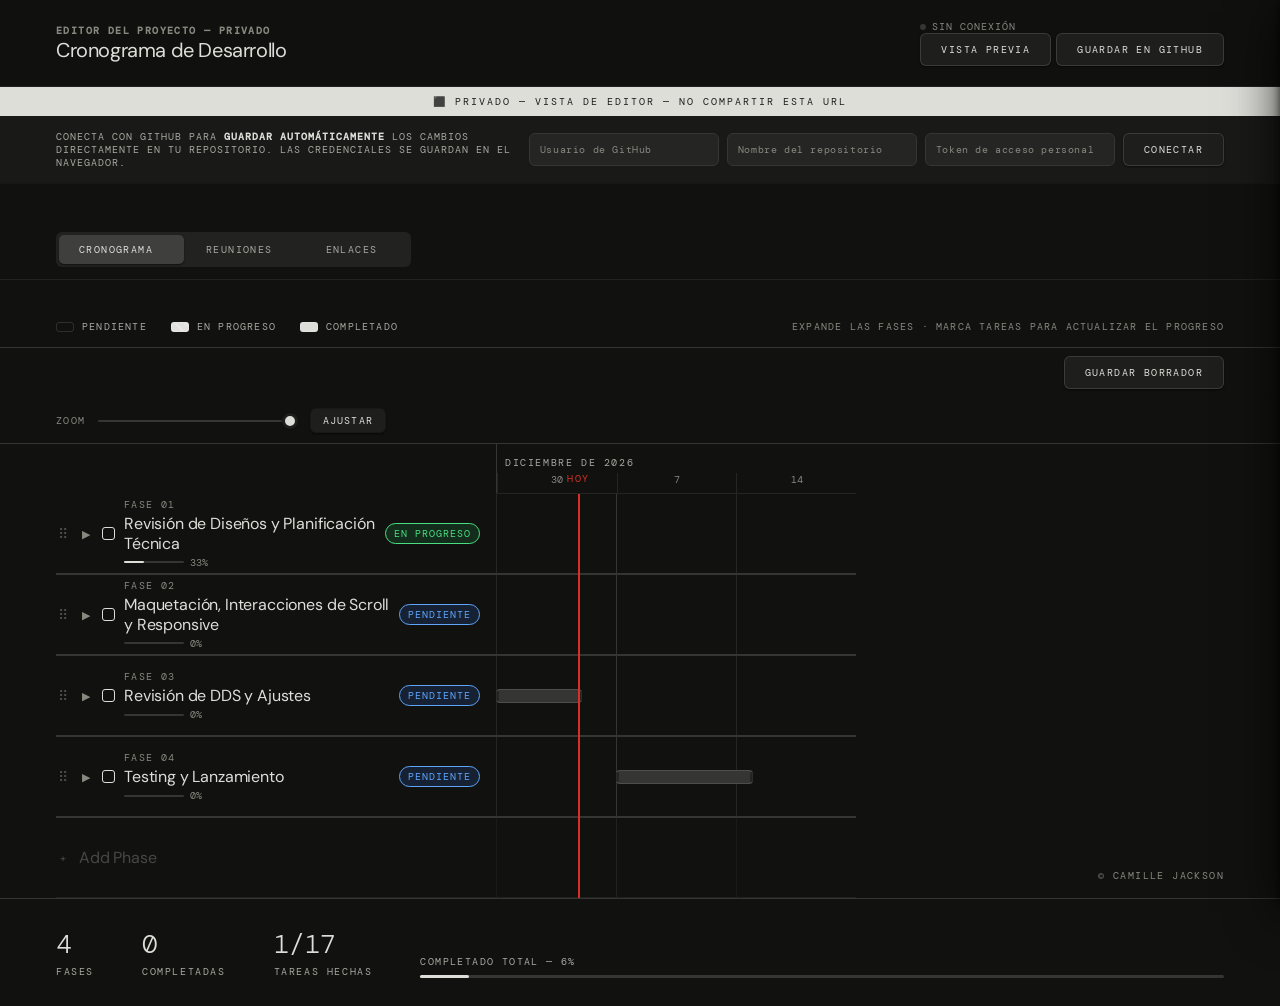
<file: editor/index.html>
<!DOCTYPE html>
<html lang="es">
<head>
<meta charset="UTF-8">
<meta name="viewport" content="width=device-width, initial-scale=1.0">
<title>Planner — Scrollytelling · Editor</title>
<link href="https://fonts.googleapis.com/css2?family=DM+Mono:wght@300;400;500&family=DM+Sans:wght@300;400;500&display=swap" rel="stylesheet">
<link rel="icon" href="../assets/favicon.svg" type="image/svg+xml">
<link rel="stylesheet" href="../style.css">
<style>
/* ── SETUP BANNER ── */
.setup-banner {
  background: var(--gray-50); border-bottom: 1px solid rgba(0,0,0,.08);
  padding: 14px var(--pad); display: flex; align-items: center; gap: 16px; flex-wrap: wrap;
}
.setup-banner p {
  font-family: var(--font-mono); font-size: 10px; letter-spacing: .1em;
  text-transform: uppercase; color: var(--gray-600); flex: 1; min-width: 200px;
}
.setup-banner p strong { color: var(--black); }
.setup-fields { display: flex; gap: 8px; flex-wrap: wrap; }
.setup-input {
  font-family: var(--font-mono); font-size: 10px; letter-spacing: .06em;
  padding: 7px 10px; border: 1px solid var(--gray-200); background: var(--white);
  color: var(--black); width: 190px; outline: none;
  transition: border-color .15s, box-shadow .15s; border-radius: var(--r-sm);
}
.setup-input:focus { border-color: var(--black); box-shadow: 0 0 0 3px rgba(0,0,0,.06); }
.setup-input::placeholder { color: var(--gray-400); }

/* ── SAVE STATUS ── */
.save-status {
  font-family: var(--font-mono); font-size: 10px; letter-spacing: .1em;
  text-transform: uppercase; color: var(--gray-400); display: flex; align-items: center; gap: 6px;
}
.save-dot { width: 6px; height: 6px; border-radius: 50%; background: var(--gray-200); transition: background .3s; }
.save-dot.saving { background: #f59e0b; }
.save-dot.saved  { background: #16a34a; }
.save-dot.error  { background: var(--red); }
.draft-badge {
  font-family: var(--font-mono); font-size: 10px; letter-spacing: .1em;
  text-transform: uppercase; background: #f59e0b; color: #fff;
  padding: 3px 8px; border-radius: 4px; display: none;
}

/* ── EDITOR MEETINGS ── */
.editor-meetings { padding: 32px var(--pad) 64px; }
.em-header { display: flex; align-items: center; justify-content: space-between; gap: 10px; margin-bottom: 24px; }
.em-title  { font-size: 18px; font-weight: 300; letter-spacing: -.01em; }
.em-hint   { font-family: var(--font-mono); font-size: 10px; color: var(--gray-400); letter-spacing: .08em; margin-top: 4px; }
.em-del-btn {
  background: rgba(0,0,0,.04); border: none; cursor: pointer; font-size: 18px; border-radius: 50%;
  color: var(--gray-400); padding: 0; width: 28px; height: 28px;
  display: flex; align-items: center; justify-content: center;
  line-height: 1; transition: background .12s, color .12s; flex-shrink: 0;
}
.em-del-btn:hover { background: rgba(217,48,37,.1); color: #d93025; }

/* ── PHASE EDITOR DOCK ── */
.ed-dock-overlay {
  position: fixed; inset: 0; z-index: 400; pointer-events: none;
}
.ed-dock-overlay.open { pointer-events: all; }
.ed-dock {
  position: fixed; top: 0; right: 0; bottom: 0; width: 50%;
  background: rgba(252,252,250,.92);
  backdrop-filter: blur(28px) saturate(180%);
  -webkit-backdrop-filter: blur(28px) saturate(180%);
  border-left: 1px solid rgba(255,255,255,.6);
  box-shadow: var(--sh-lg);
  display: flex; flex-direction: column;
  transform: translateX(100%); transition: transform .3s cubic-bezier(.4,0,.2,1); z-index: 401;
}
.ed-dock-overlay.open .ed-dock { transform: translateX(0); }
.ed-dock-header {
  padding: 22px 52px 22px 28px; border-bottom: 1px solid rgba(0,0,0,.08);
  display: flex; justify-content: space-between; align-items: flex-start; gap: 10px; flex-shrink: 0;
}
#edDockClose { position: absolute; top: 16px; right: 16px; }
.ed-dock-num   { font-family: var(--font-mono); font-size: 10px; letter-spacing: .2em; text-transform: uppercase; color: var(--gray-400); margin-bottom: 6px; }
.ed-dock-title { font-size: 18px; font-weight: 300; letter-spacing: -.01em; }
.ed-dock-body  { flex: 1; overflow-y: auto; -webkit-overflow-scrolling: touch; padding: 24px 28px 48px; }
.ed-field { display: flex; flex-direction: column; gap: 6px; margin-bottom: 16px; }
.ed-dates-row  { display: flex; gap: 12px; margin-bottom: 16px; }
.ed-dates-row .ed-field { flex: 1; margin-bottom: 0; }
.ed-section-title {
  font-family: var(--font-mono); font-size: 10px; letter-spacing: .14em;
  text-transform: uppercase; color: var(--gray-400); padding: 20px 0 10px;
}
.ed-task-list { display: flex; flex-direction: column; }
.ed-task-group { border-bottom: 1px solid var(--gray-100); padding-bottom: 10px; margin-bottom: 2px; }
.ed-task-group:last-child { border-bottom: none; margin-bottom: 0; }
.ed-task-row  { display: flex; align-items: center; gap: 8px; padding: 8px 0 4px; }
.ed-task-desc { font-family: var(--font-mono); font-size: 10px; line-height: 1.5; min-height: 40px; resize: vertical; margin-left: 34px; width: calc(100% - 34px); }
.ed-task-status-btn {
  width: 20px; height: 20px; border-radius: 50%; flex-shrink: 0;
  border: 1.5px solid var(--gray-400); background: transparent;
  cursor: pointer; transition: all .15s; position: relative;
}
.ed-task-status-btn[data-status="in-progress"] { border-color: var(--black); background: linear-gradient(90deg, var(--black) 50%, transparent 50%); }
.ed-task-status-btn[data-status="done"]        { border-color: var(--black); background: var(--black); }
.ed-task-status-btn[data-status="done"]::after {
  content: ''; position: absolute; left: 4px; top: 1px; width: 5px; height: 9px;
  border: 1.5px solid var(--white); border-left: none; border-top: none; transform: rotate(45deg);
}
.ed-task-del {
  background: rgba(0,0,0,.04); border: none; cursor: pointer; font-size: 16px; border-radius: 50%;
  color: var(--gray-400); padding: 0; width: 26px; height: 26px;
  display: flex; align-items: center; justify-content: center;
  transition: background .12s, color .12s; flex-shrink: 0;
}
.ed-task-del:hover { background: rgba(217,48,37,.1); color: #d93025; }
@media (max-width:640px) {
  .ed-dock {
    width: 100%; border-left: none; border-top: 1px solid rgba(255,255,255,.5);
    top: auto; height: 92vh; transform: translateY(100%);
    border-radius: var(--r-lg) var(--r-lg) 0 0;
  }
  .ed-dock-overlay.open .ed-dock { transform: translateY(0); }
}

.em-list { display: flex; flex-direction: column; gap: 10px; }

.em-meeting {
  border: 1px solid var(--gray-200); background: var(--white);
  border-radius: var(--r-md); box-shadow: var(--sh-xs); overflow: hidden;
}
.em-meeting-header {
  display: grid; grid-template-columns: 1fr auto;
  padding: 16px 20px; cursor: pointer; align-items: center;
  transition: background .1s;
}
.em-meeting-header:hover { background: rgba(0,0,0,.025); }
.em-meeting-name  { font-size: 14px; font-weight: 400; }
.em-meeting-meta  { font-family: var(--font-mono); font-size: 10px; color: var(--gray-400); margin-top: 3px; }
.em-meeting-toggle { font-size: 9px; color: var(--gray-400); transition: transform .2s; }
.em-meeting.open .em-meeting-toggle { transform: rotate(180deg); }

.em-meeting-body { display: none; padding: 0 20px 20px; border-top: 1px solid var(--gray-100); }
.em-meeting.open .em-meeting-body { display: grid; grid-template-columns: 1fr 1fr; gap: 12px 20px; padding-top: 16px; }

.em-field { display: flex; flex-direction: column; gap: 6px; }
.em-field.full  { grid-column: 1 / -1; }
.em-label {
  font-family: var(--font-mono); font-size: 10px; letter-spacing: .14em;
  text-transform: uppercase; color: var(--gray-600);
}
.em-input, .em-textarea {
  font-family: var(--font-sans); font-size: 13px; padding: 8px 10px;
  border: 1px solid var(--gray-200); background: rgba(255,255,255,.7); color: var(--black);
  outline: none; transition: border-color .15s, box-shadow .15s; border-radius: var(--r-sm);
}
.em-input:focus, .em-textarea:focus { border-color: var(--black); box-shadow: 0 0 0 3px rgba(0,0,0,.06); }
.em-textarea { font-family: var(--font-mono); font-size: 10px; line-height: 1.5; min-height: 64px; resize: vertical; }
.em-dur { display: flex; align-items: center; gap: 8px; }
.em-dur .em-input { flex: 1; }
.em-dur span { font-family: var(--font-mono); font-size: 10px; color: var(--gray-600); }

/* ── ACTION REQUIRED FLAG ── */
.ed-task-flag { background: none; border: 1px solid var(--gray-200); border-radius: var(--r-sm); cursor: pointer; font-size: 12px; color: var(--gray-400); padding: 0; width: 26px; height: 26px; display: flex; align-items: center; justify-content: center; transition: all .12s; flex-shrink: 0; }
.ed-task-flag:hover { border-color: #f59e0b; color: #f59e0b; }
.ed-task-flag.active { border-color: #f59e0b; background: #fef3c7; color: #d97706; }

/* ── LINK STATUS (settings view) ── */
.link-status { display: inline-flex; align-items: center; gap: 5px; font-family: var(--font-mono); font-size: 10px; letter-spacing: .1em; text-transform: uppercase; color: var(--gray-400); }
.link-status-dot { width: 6px; height: 6px; border-radius: 50%; background: var(--gray-300); flex-shrink: 0; }
.link-status-dot.set { background: #16a34a; }
.links-section { padding: 32px var(--pad) 64px; max-width: 560px; }
.links-field { display: flex; flex-direction: column; gap: 8px; margin-bottom: 28px; }
.links-field-header { display: flex; flex-direction: row; align-items: flex-start; gap: 19px; width: 100%; flex-shrink: 0; margin-bottom: 0; }

/* ── MEETING CHIPS ── */
.ed-meeting-chip { display: flex; align-items: center; justify-content: space-between; gap: 8px; padding: 8px 10px; background: var(--gray-50); border: 1px solid var(--gray-200); border-radius: var(--r-sm); margin-bottom: 6px; }
.ed-meeting-chip-label { font-size: 12px; color: var(--gray-700); flex: 1; min-width: 0; }
.ed-meeting-chip-rm { background: none; border: none; cursor: pointer; font-size: 16px; color: var(--gray-400); padding: 0; width: 22px; height: 22px; display: flex; align-items: center; justify-content: center; border-radius: 50%; transition: background .12s, color .12s; flex-shrink: 0; }
.ed-meeting-chip-rm:hover { background: rgba(217,48,37,.1); color: #d93025; }

/* ── EDITOR ALWAYS DARK ────────────────────────────────────────────────────── */
:root {
  --black:    #deded9;
  --white:    #1e1e1c;
  --bg:       #111110;
  --gray-50:  #191918;
  --gray-100: #252523;
  --gray-200: #353533;
  --gray-300: #4c4c49;
  --gray-400: #88887f;
  --gray-600: #a8a8a0;
  --sh-xs: 0 1px 2px rgba(0,0,0,.5);
  --sh-sm: 0 1px 4px rgba(0,0,0,.6), 0 4px 16px rgba(0,0,0,.5);
  --sh-md: 0 4px 24px rgba(0,0,0,.7), 0 1px 4px rgba(0,0,0,.5);
  --sh-lg: 0 12px 48px rgba(0,0,0,.8), 0 2px 8px rgba(0,0,0,.6);
}
/* hardcoded rgba overrides */
header { background: rgba(17,17,16,.92) !important; border-bottom-color: rgba(255,255,255,.07) !important; }
div[style*="border-bottom:1px solid rgba(0,0,0,.08)"] { border-bottom-color: rgba(255,255,255,.07) !important; }
.view-tabs { background: rgba(255,255,255,.07) !important; }
.tab:hover  { background: rgba(255,255,255,.07) !important; color: var(--black) !important; }
.tab.active { background: rgba(255,255,255,.13) !important; }
.tab.client-tab, .tab.client-tab:hover { background: rgba(255,255,255,.05) !important; }
.btn { border-color: rgba(255,255,255,.13) !important; }
.em-input, .em-textarea, .setup-input, select.em-input, select.ed-status-tag {
  background: rgba(255,255,255,.05) !important;
  border-color: var(--gray-200) !important;
  color: var(--black) !important;
}
select.em-input option, select.ed-status-tag option { background: #1e1e1c; color: var(--black); }
.em-input:focus, .em-textarea:focus, .setup-input:focus { border-color: var(--gray-400) !important; }
.em-meeting { border-color: var(--gray-200) !important; }
.em-meeting-header:hover { background: rgba(255,255,255,.04) !important; }
.phase-row:hover, .phase-row.expanded { background: rgba(255,255,255,.03) !important; }
.subtask-drawer { background: rgba(255,255,255,.02) !important; }
.gantt-bar { border-color: rgba(255,255,255,.12) !important; }
.gantt-bar.todo { background: var(--gray-200) !important; }
.timeline-header { border-bottom-color: rgba(255,255,255,.08) !important; }
.ed-dock {
  background: rgba(20,20,18,.96) !important;
  border-left-color: rgba(255,255,255,.07) !important;
}
.ed-dock-header { border-bottom-color: rgba(255,255,255,.07) !important; }
.ed-task-group { border-bottom-color: var(--gray-100) !important; }
.legend { border-bottom-color: var(--gray-200) !important; }
.legend-swatch { border-color: rgba(255,255,255,.12) !important; }
.status-pill.todo        { color: #60a5fa; background: rgba(59,130,246,.15); }
.status-pill.in-progress { color: #4ade80; background: rgba(34,197,94,.15); }
.task-pill { background: var(--gray-100) !important; border-color: rgba(255,255,255,.08) !important; }
.task-pill.in-progress { background: rgba(234,179,8,.2) !important; color: #fbbf24 !important; border-color: rgba(234,179,8,.3) !important; }
.task-pill.in-review   { background: rgba(59,130,246,.18) !important; color: #93c5fd !important; border-color: rgba(59,130,246,.3) !important; }
.task-pill.approved, .task-pill.completed { background: rgba(34,197,94,.18) !important; color: #86efac !important; border-color: rgba(34,197,94,.3) !important; }
.save-status { color: var(--gray-400) !important; }
@media (max-width: 640px) {
  header { flex-direction: column; align-items: flex-start; gap: 10px; }
  .header-right { width: 100%; display: flex; gap: 8px; flex-wrap: wrap; align-items: center; }
}
</style>
</head>
<body>

<div class="private-bar">⬛ Privado — Vista de Editor — No Compartir Esta URL</div>

<header>
  <div class="header-left">
    <h1>Editor del Proyecto — Privado</h1>
    <h2>Cronograma de Desarrollo</h2>
  </div>
  <div class="header-right">
    <div class="save-status" id="saveStatus">
      <div class="save-dot" id="saveDot"></div>
      <span id="saveText">Sin conexión</span>
    </div>
    <span class="draft-badge" id="draftBadge">Borrador</span>
    <button class="btn" id="previewBtn" onclick="window.open('../index.html','_blank','noopener')" title="Abrir vista del cliente">Vista previa</button>
    <button class="btn" id="saveBtn">Guardar en GitHub</button>
  </div>
</header>

<!-- GitHub setup -->
<div class="setup-banner" id="setupBanner">
  <p>Conecta con GitHub para <strong>guardar automáticamente</strong> los cambios directamente en tu repositorio. Las credenciales se guardan en el navegador.</p>
  <div class="setup-fields">
    <input class="setup-input" id="ghUser"  placeholder="Usuario de GitHub" autocomplete="off" spellcheck="false">
    <input class="setup-input" id="ghRepo"  placeholder="Nombre del repositorio" autocomplete="off" spellcheck="false">
    <input class="setup-input" id="ghToken" placeholder="Token de acceso personal" type="password" autocomplete="off">
    <button class="btn" id="connectBtn">Conectar</button>
  </div>
</div>

<!-- TABS -->
<div style="padding:12px var(--pad);border-bottom:1px solid rgba(0,0,0,.08);background:var(--bg);margin-top:36px;">
  <div class="view-tabs" style="width:fit-content;">
    <button class="tab active" id="edTabGantt">Cronograma<span class="tab-draft-dot" id="tabDotGantt"></span></button>
    <button class="tab"        id="edTabMeetings">Reuniones<span class="tab-draft-dot" id="tabDotMeetings"></span></button>
    <button class="tab"        id="edTabLinks">Enlaces<span class="tab-draft-dot" id="tabDotLinks"></span></button>
  </div>
</div>

<div class="legend" id="edLegend">
  <div class="legend-item"><div class="legend-swatch"></div> Pendiente</div>
  <div class="legend-item"><div class="legend-swatch inprogress"></div> En progreso</div>
  <div class="legend-item"><div class="legend-swatch done"></div> Completado</div>
  <span class="legend-hint">Expande las fases · Marca tareas para actualizar el progreso</span>
</div>

<!-- gantt -->
<div id="edGanttView">
  <div id="edGanttToolbar" style="padding:8px var(--pad);border-bottom:1px solid rgba(0,0,0,.06);display:flex;justify-content:flex-end;align-items:center;gap:10px;">
    <button class="btn" id="ganttSaveDraftBtn">Guardar borrador</button>
  </div>
  <div class="gantt-outer"><div class="chart-wrap" id="chartWrap"></div></div>
  <div class="mobile-schedule" id="mobileSchedule"></div>
</div>

<!-- meetings editor -->
<div id="edMeetingsView" style="display:none">
  <div class="editor-meetings">
    <div class="em-header">
      <div>
        <div class="em-title">Reuniones</div>
        <div class="em-hint">Edita los detalles aquí · Guarda en GitHub para publicar los cambios</div>
      </div>
      <button class="btn" id="addMeetingBtn">+ Añadir reunión</button>
    </div>
    <div class="em-list" id="emList"></div>
  </div>
</div>

<!-- LINKS SETTINGS VIEW -->
<div id="edLinksView" style="display:none">
  <div class="links-section">
    <div style="font-size:18px;font-weight:300;letter-spacing:-.01em;margin-bottom:5px;">Enlaces del proyecto</div>
    <div style="font-family:var(--font-mono);font-size:10px;color:var(--gray-400);letter-spacing:.08em;margin-bottom:32px;">Se guardan en data.js al pulsar Guardar</div>

    <div class="links-field">
      <div class="links-field-header">
        <label class="em-label">PDF de Presupuesto</label>
        <span class="link-status"><span class="link-status-dot set" id="quotStatusDot"></span><span id="quotStatusText">Configurado</span></span>
      </div>
      <div style="display:flex;gap:8px;align-items:start;flex-direction:column;">
        <div style="display:flex;flex-direction:row;align-items:center;">
          <input id="quotUrlInput" class="em-input" type="url" placeholder="Pega la URL o sube el PDF →" style="flex:1 1 0%;opacity:0.45;" disabled="">
          <button class="ed-meeting-chip-rm" id="quotClearBtn" title="Eliminar" style="display:flex;">×</button>
        </div>
        <button class="btn" id="quotUploadBtn" style="flex-shrink:0;padding:8px 16px;">Reemplazar PDF</button>
        <input id="quotFileInput" type="file" accept=".pdf,application/pdf" style="display:none">
      </div>
    </div>

    <div class="links-field">
      <div class="links-field-header">
        <label class="em-label">Prototipo (entrega del cliente)</label>
        <span class="link-status"><span class="link-status-dot" id="laboisStatusDot"></span><span id="laboisStatusText"></span></span>
      </div>
      <div style="display:flex;gap:8px;align-items:start;flex-direction:column;">
        <input id="laboisUrlInput" class="em-input" type="url" placeholder="https://… (enlace al prototipo / diseños finales)" style="width:100%">
      </div>
    </div>

    <div class="links-field">
      <div class="links-field-header">
        <label class="em-label">Ver Beta</label>
        <span class="link-status"><span class="link-status-dot" id="protoStatusDot"></span><span id="protoStatusText"></span></span>
      </div>
      <input id="protoUrlInput" class="em-input" type="url" placeholder="https://…" style="width:100%">
    </div>
  </div>
</div>

<div class="summary" id="summary"></div>
<div class="tooltip" id="tooltip"></div>
<div class="toast"   id="toast"></div>
<div class="site-footer">© Camille Jackson</div>

<!-- PHASE EDITOR DOCK -->
<div class="ed-dock-overlay" id="edDockOverlay">
  <div class="ed-dock" id="edDock">
    <div class="ed-dock-header">
      <div>
        <div class="ed-dock-num"   id="edDockNum"></div>
        <div class="ed-dock-title" id="edDockTitle"></div>
      </div>
      <div style="display:flex;align-items:center;gap:6px;">
        <button class="btn" id="edDockSaveBtn" style="padding:6px 14px;font-size:11px;display:flex;align-items:center;gap:6px;">Guardar borrador<span class="tab-draft-dot" id="dockDraftDot"></span></button>
        <button class="ed-task-del" id="edDockDelPhase" title="Eliminar fase" style="width:30px;height:30px;"></button>
        <button class="dock-close" id="edDockClose">✕</button>
      </div>
    </div>
    <div class="ed-dock-body" id="edDockBody"></div>
  </div>
</div>

<script src="../data.js"></script>
<script src="../utils.js"></script>
<script>
  // ── STATE ──────────────────────────────────────────────────────────────────
  const phases   = PHASES.map(p=>({...p,tasks:p.tasks.map(t=>({...t})),expanded:false}));
  const meetings = MEETINGS.map(m=>({...m}));
  let editorQuotUrl   = typeof QUOTATION_URL!=='undefined' ? QUOTATION_URL  : '';
  let editorLaboisUrl = typeof MIRO_URL      !=='undefined' ? MIRO_URL       : '';
  let editorShareUrl  = typeof SHARE_URL     !=='undefined' ? SHARE_URL      : '';

  // ── RESTORE LOCAL DRAFT ──────────────────────────────────────────────────
  const DRAFT_KEY = 'pp_draft';
  let _draftRestored = false;
  (function(){
    try {
      const raw = localStorage.getItem(DRAFT_KEY);
      if (!raw) return;
      const snap = JSON.parse(raw);
      if (!snap || !snap.phases) return;
      phases.length = 0;
      snap.phases.forEach(p => phases.push(p));
      meetings.length = 0;
      (snap.meetings||[]).forEach(m => meetings.push(m));
      editorQuotUrl   = snap.quotUrl   !== undefined ? snap.quotUrl   : editorQuotUrl;
      editorLaboisUrl = snap.laboisUrl !== undefined ? snap.laboisUrl : editorLaboisUrl;
      editorShareUrl  = snap.shareUrl  !== undefined ? snap.shareUrl  : editorShareUrl;
      _draftRestored = true;
    } catch(e) {}
  })();

  const TRASH_SVG = '<svg width="13" height="13" viewBox="0 0 24 24" fill="none" stroke="currentColor" stroke-width="2" stroke-linecap="round" stroke-linejoin="round"><polyline points="3 6 5 6 21 6"/><path d="M19 6l-1 14H6L5 6"/><path d="M10 11v6"/><path d="M14 11v6"/><path d="M9 6V4h6v2"/></svg>';

  // ── PHASE EDITOR DOCK ──────────────────────────────────────────────────────
  function openPhaseEditor(phase, idx){
    document.getElementById('edDockNum').textContent   = 'Fase 0'+(idx+1);
    document.getElementById('edDockTitle').textContent = phase.name.replace(/^Fase \d+:\s*/i,'').replace(/^Phase \d+:\s*/i,'');
    const body = document.getElementById('edDockBody'); body.innerHTML = '';

    const delPhaseBtn = document.getElementById('edDockDelPhase');
    delPhaseBtn.innerHTML = TRASH_SVG;
    delPhaseBtn.onclick = () => {
      if (!confirm('¿Eliminar "'+phase.name+'"?')) return;
      phases.splice(idx, 1);
      document.getElementById('edDockOverlay').classList.remove('open');
      renderGantt();
    };

    function ef(label, el){
      const w=document.createElement('div'); w.className='ed-field';
      const l=document.createElement('label'); l.className='em-label'; l.textContent=label;
      w.appendChild(l); w.appendChild(el); body.appendChild(w);
    }

    // Nombre
    const nameInp=document.createElement('input'); nameInp.className='em-input'; nameInp.type='text';
    nameInp.value=phase.name.replace(/^Fase \d+:\s*/i,'').replace(/^Phase \d+:\s*/i,'');
    nameInp.addEventListener('input',()=>{
      phase.name='Fase '+(idx+1)+': '+nameInp.value;
      document.getElementById('edDockTitle').textContent=nameInp.value;
      buildGantt(phases,{editable:true,onPhaseClick:openPhaseEditor});
    });
    ef('Nombre de la fase', nameInp);

    // Descripción de fase
    const descInp=document.createElement('textarea'); descInp.className='em-textarea'; descInp.style.minHeight='64px';
    descInp.value=phase.description||'';
    descInp.placeholder='Descripción de la fase visible en el panel lateral…';
    descInp.addEventListener('input',()=>{ phase.description=descInp.value||undefined; });
    ef('Descripción de la fase', descInp);

    // Fechas
    const dateRow=document.createElement('div'); dateRow.className='ed-dates-row'; body.appendChild(dateRow);
    function dateField(label, key){
      const w=document.createElement('div'); w.className='ed-field'; w.style.flex='1';
      const l=document.createElement('label'); l.className='em-label'; l.textContent=label; w.appendChild(l);
      const inp=document.createElement('input'); inp.className='em-input'; inp.type='date'; inp.value=phase[key];
      inp.addEventListener('input',()=>{ phase[key]=inp.value; buildGantt(phases,{editable:true,onPhaseClick:openPhaseEditor}); });
      w.appendChild(inp); dateRow.appendChild(w);
    }
    dateField('Fecha de inicio','start');
    dateField('Fecha de fin','end');

    // Tareas
    const tasksLabel=document.createElement('div'); tasksLabel.className='ed-section-title'; tasksLabel.textContent='Tareas'; body.appendChild(tasksLabel);
    const taskListEl=document.createElement('div'); taskListEl.className='ed-task-list'; body.appendChild(taskListEl);

    const STATUS_OPTS=[
      {v:'todo',       l:'Pendiente'},
      {v:'in-progress',l:'En progreso'},
      {v:'in-review',  l:'En revisión'},
      {v:'approved',   l:'Aprobado'},
      {v:'completed',  l:'Completado'},
    ];

    function renderTaskList(){
      taskListEl.innerHTML='';
      phase.tasks.forEach((t,ti)=>{
        if(t.deliverable) return;
        const group=document.createElement('div'); group.className='ed-task-group';
        const row=document.createElement('div'); row.className='ed-task-row';
        const curStatus=t.status||(t.done?'approved':t.inProgress?'in-progress':'todo');
        const sel=document.createElement('select'); sel.className='ed-status-tag'; sel.dataset.status=curStatus;
        STATUS_OPTS.forEach(({v,l})=>{ const o=document.createElement('option'); o.value=v; o.textContent=l; if(v===curStatus)o.selected=true; sel.appendChild(o); });
        sel.addEventListener('change',()=>{ sel.dataset.status=sel.value; t.status=sel.value; t.done=(sel.value==='approved'||sel.value==='completed'); t.inProgress=sel.value==='in-progress'; buildGantt(phases,{editable:true,onPhaseClick:openPhaseEditor,onAddPhase:addPhase}); renderSummary(phases); });
        const ni=document.createElement('input'); ni.className='em-input'; ni.type='text'; ni.value=t.name; ni.style.flex='1';
        ni.addEventListener('input',()=>{ t.name=ni.value; });
        const flagBtn=document.createElement('button'); flagBtn.className='ed-task-flag'+(t.clientInput?' active':''); flagBtn.title='Requiere acción del cliente'; flagBtn.textContent='⚑';
        flagBtn.addEventListener('click',()=>{ t.clientInput=!t.clientInput; flagBtn.classList.toggle('active',!!t.clientInput); });
        const db=document.createElement('button'); db.className='ed-task-del'; db.innerHTML=TRASH_SVG;
        db.addEventListener('click',()=>{ phase.tasks.splice(ti,1); buildGantt(phases,{editable:true,onPhaseClick:openPhaseEditor,onAddPhase:addPhase}); renderSummary(phases); renderTaskList(); });
        row.appendChild(ni); row.appendChild(sel); row.appendChild(flagBtn); row.appendChild(db);
        group.appendChild(row);
        const ta=document.createElement('textarea'); ta.className='em-textarea ed-task-desc';
        ta.placeholder='Añade una descripción o nota para el cliente…';
        ta.value=t.description||'';
        ta.addEventListener('input',()=>{ t.description=ta.value||undefined; });
        group.appendChild(ta);
        taskListEl.appendChild(group);
      });
      const addRow=document.createElement('div'); addRow.style.paddingTop='14px';
      const addBtn=document.createElement('button'); addBtn.className='btn'; addBtn.textContent='+ Añadir tarea'; addBtn.style.width='100%';
      addBtn.addEventListener('click',()=>{ phase.tasks.push({id:'t'+Date.now(),name:'Nueva tarea',done:false,inProgress:false}); buildGantt(phases,{editable:true,onPhaseClick:openPhaseEditor}); renderSummary(phases); renderTaskList(); });
      addRow.appendChild(addBtn); taskListEl.appendChild(addRow);
    }
    renderTaskList();

    // ── ENTREGABLES ──────────────────────────────────────────────────────────
    const delivSecTitle=document.createElement('div'); delivSecTitle.className='ed-section-title'; delivSecTitle.textContent='Entregables'; body.appendChild(delivSecTitle);
    const delivListEl=document.createElement('div'); delivListEl.className='ed-task-list'; body.appendChild(delivListEl);

    async function uploadDeliverablePdf(d, onSuccess){
      if(!isConnected()){showToast('Conecta con GitHub primero');return;}
      const fileInp=document.createElement('input'); fileInp.type='file'; fileInp.accept='.pdf,application/pdf';
      fileInp.addEventListener('change',async(e)=>{
        const file=e.target.files[0]; if(!file) return;
        setSaveState('saving','Subiendo PDF…');
        try{
          const buf=await file.arrayBuffer();
          let bin=''; const bytes=new Uint8Array(buf); for(let i=0;i<bytes.length;i++) bin+=String.fromCharCode(bytes[i]);
          const b64=btoa(bin);
          const safeName='deliverable-'+d.id+'.pdf';
          const apiUrl=`https://api.github.com/repos/${ghUser}/${ghRepo}/contents/${safeName}`;
          const hdrs={'Authorization':'token '+ghToken,'Content-Type':'application/json','Accept':'application/vnd.github.v3+json'};
          let sha=''; const getRes=await fetch(apiUrl,{headers:hdrs}); if(getRes.ok){const dd=await getRes.json();sha=dd.sha;}
          const body={message:'Subir entregable: '+safeName,content:b64}; if(sha)body.sha=sha;
          const putRes=await fetch(apiUrl,{method:'PUT',headers:hdrs,body:JSON.stringify(body)});
          if(!putRes.ok){const err=await putRes.json();throw new Error(err.message||putRes.status);}
          const isUserSite=ghRepo===ghUser+'.github.io';
          d.deliverableUrl=isUserSite?`https://${ghUser}.github.io/${safeName}`:`https://${ghUser}.github.io/${ghRepo}/${safeName}`;
          onSuccess();
          await saveToGitHub();
          showToast('PDF subido y guardado');
        }catch(err){setSaveState('error','Error al subir');showToast('Error: '+err.message);console.error(err);}
        e.target.value='';
      });
      fileInp.click();
    }

    function renderDeliverableList(){
      delivListEl.innerHTML='';
      phase.tasks.forEach((d,di)=>{
        if(!d.deliverable) return;
        const group=document.createElement('div'); group.className='ed-task-group ed-deliverable-group';
        const isPdf=!d.deliverableType||d.deliverableType==='pdf';
        const hasFile=isPdf&&!!d.deliverableUrl;
        const row=document.createElement('div'); row.className='ed-task-row';
        const ni=document.createElement('input'); ni.className='em-input'; ni.type='text'; ni.value=d.name.replace(/^Deliverable:\s*/i,''); ni.style.flex='1';
        ni.addEventListener('input',()=>{ d.name=ni.value; });
        const typeSel=document.createElement('select'); typeSel.className='ed-status-tag'; typeSel.style.width='70px';
        [{v:'pdf',l:'PDF'},{v:'link',l:'Enlace'}].forEach(({v,l})=>{ const o=document.createElement('option'); o.value=v; o.textContent=l; if((d.deliverableType||'pdf')===v)o.selected=true; typeSel.appendChild(o); });
        typeSel.addEventListener('change',()=>{ d.deliverableType=typeSel.value; renderDeliverableList(); });
        const db=document.createElement('button'); db.className='ed-task-del'; db.innerHTML=TRASH_SVG;
        db.addEventListener('click',()=>{ phase.tasks.splice(di,1); renderDeliverableList(); });
        row.appendChild(ni); row.appendChild(typeSel); row.appendChild(db);
        const dateRow=document.createElement('div'); dateRow.className='ed-field'; dateRow.style.cssText='flex-direction:row;align-items:center;gap:10px;margin:6px 0 0;';
        const dateLbl=document.createElement('label'); dateLbl.className='em-label'; dateLbl.textContent='Fecha de entrega'; dateLbl.style.flexShrink='0';
        const dateInp=document.createElement('input'); dateInp.className='em-input'; dateInp.type='date'; dateInp.style.flex='1';
        if(d.dueDate && /^\d{4}-\d{2}-\d{2}$/.test(d.dueDate)) dateInp.value=d.dueDate;
        if(hasFile){ dateInp.disabled=true; dateInp.style.opacity='0.45'; }
        dateInp.addEventListener('input',()=>{ d.dueDate=dateInp.value||undefined; });
        dateRow.appendChild(dateLbl); dateRow.appendChild(dateInp);
        const mediaWrap=document.createElement('div'); mediaWrap.className='ed-deliverable-upload';
        if(isPdf){
          const inner=document.createElement('div'); inner.style.cssText='display:flex;gap:8px;align-items:center;flex-wrap:wrap;margin-top:6px;';
          const urlInp=document.createElement('input'); urlInp.className='em-input'; urlInp.type='url'; urlInp.style.cssText='flex:1;font-size:11px;'+(d.deliverableUrl?'opacity:0.45;':''); urlInp.disabled=!!d.deliverableUrl; urlInp.placeholder='Sin PDF cargado aún'; urlInp.value=d.deliverableUrl||'';
          const clrBtn=document.createElement('button'); clrBtn.className='ed-meeting-chip-rm'; clrBtn.textContent='×'; clrBtn.title='Eliminar'; clrBtn.style.display=d.deliverableUrl?'flex':'none';
          clrBtn.addEventListener('click',()=>{ d.deliverableUrl=undefined; renderDeliverableList(); saveToGitHub(); });
          inner.appendChild(urlInp); inner.appendChild(clrBtn);
          if(d.deliverableUrl){ const viewBtn=document.createElement('a'); viewBtn.className='btn'; viewBtn.href=d.deliverableUrl; viewBtn.target='_blank'; viewBtn.rel='noopener'; viewBtn.textContent='Ver'; viewBtn.style.cssText='padding:6px 12px;font-size:10px;'; inner.appendChild(viewBtn); }
          const upBtn=document.createElement('button'); upBtn.className='btn'; upBtn.style.cssText='padding:6px 12px;font-size:10px;'; upBtn.textContent=d.deliverableUrl?'Reemplazar PDF':'Subir PDF';
          upBtn.addEventListener('click',()=>uploadDeliverablePdf(d,renderDeliverableList));
          inner.appendChild(upBtn); mediaWrap.appendChild(inner);
        } else {
          const urlInp=document.createElement('input'); urlInp.className='em-input'; urlInp.type='url'; urlInp.placeholder='https://…'; urlInp.value=d.deliverableUrl||''; urlInp.style.cssText='width:100%;margin-top:6px;';
          urlInp.addEventListener('input',()=>{ d.deliverableUrl=urlInp.value.trim()||undefined; });
          mediaWrap.appendChild(urlInp);
        }
        const descTa=document.createElement('textarea'); descTa.className='em-textarea ed-task-desc';
        descTa.placeholder='Descripción o nota para el cliente…';
        descTa.value=d.description||'';
        descTa.addEventListener('input',()=>{ d.description=descTa.value||undefined; });
        if(hasFile){
          group.style.cssText='display:flex;gap:16px;align-items:flex-start;';
          const leftCol=document.createElement('div'); leftCol.style.cssText='flex:1;min-width:0;';
          leftCol.appendChild(row); leftCol.appendChild(dateRow); leftCol.appendChild(descTa); leftCol.appendChild(mediaWrap);
          const rightCol=document.createElement('div'); rightCol.style.cssText='flex-shrink:0;width:155px;';
          const iframe=document.createElement('iframe'); iframe.src=d.deliverableUrl;
          iframe.style.cssText='width:100%;height:90px;border:1px solid var(--gray-200);border-radius:var(--r-sm);background:#fff;display:block;pointer-events:none;overflow:hidden;';
          iframe.title='Vista previa PDF';
          rightCol.appendChild(iframe);
          group.appendChild(leftCol); group.appendChild(rightCol);
        } else {
          group.appendChild(row); group.appendChild(dateRow); group.appendChild(descTa); group.appendChild(mediaWrap);
        }
        delivListEl.appendChild(group);
      });
      const addRow=document.createElement('div'); addRow.style.paddingTop='10px';
      const addBtn=document.createElement('button'); addBtn.className='btn'; addBtn.textContent='+ Añadir entregable'; addBtn.style.width='100%';
      addBtn.addEventListener('click',()=>{ phase.tasks.push({id:'d'+Date.now(),name:'Nuevo entregable',done:false,deliverable:true,deliverableType:'pdf'}); renderDeliverableList(); });
      addRow.appendChild(addBtn); delivListEl.appendChild(addRow);
    }
    renderDeliverableList();

    // Reuniones vinculadas
    if(!phase.meetingIds){ phase.meetingIds=phase.meetingId?[phase.meetingId]:[]; delete phase.meetingId; }
    const meetSecTitle=document.createElement('div'); meetSecTitle.className='ed-section-title'; meetSecTitle.textContent='Reuniones vinculadas'; body.appendChild(meetSecTitle);
    const meetLinksEl=document.createElement('div'); body.appendChild(meetLinksEl);
    function renderMeetingLinks(){
      meetLinksEl.innerHTML='';
      phase.meetingIds.forEach(mid=>{
        const m=meetings.find(x=>x.id===mid); if(!m) return;
        const chip=document.createElement('div'); chip.className='ed-meeting-chip';
        const lbl=document.createElement('span'); lbl.className='ed-meeting-chip-label'; lbl.textContent=m.title+' — '+m.date;
        const rmBtn=document.createElement('button'); rmBtn.className='ed-meeting-chip-rm'; rmBtn.textContent='×';
        rmBtn.addEventListener('click',()=>{ phase.meetingIds=phase.meetingIds.filter(id=>id!==mid); renderMeetingLinks(); });
        chip.appendChild(lbl); chip.appendChild(rmBtn); meetLinksEl.appendChild(chip);
      });
      const unlinked=meetings.filter(m=>!phase.meetingIds.includes(m.id));
      if(unlinked.length){
        const addRow=document.createElement('div'); addRow.style.marginTop='6px';
        const addSel=document.createElement('select'); addSel.className='em-input'; addSel.style.width='100%';
        const noneOpt=document.createElement('option'); noneOpt.value=''; noneOpt.textContent='+ Añadir reunión…'; addSel.appendChild(noneOpt);
        unlinked.forEach(m=>{ const opt=document.createElement('option'); opt.value=m.id; opt.textContent=m.title+' — '+m.date; addSel.appendChild(opt); });
        addSel.addEventListener('change',()=>{ if(addSel.value){ phase.meetingIds.push(addSel.value); renderMeetingLinks(); } });
        addRow.appendChild(addSel); meetLinksEl.appendChild(addRow);
      }
    }
    renderMeetingLinks();

    document.getElementById('edDockOverlay').classList.add('open');
  }

  // ── RENDER GANTT ───────────────────────────────────────────────────────────
  let ganttBuilt = false;
  function renderGantt(){
    if (!ganttBuilt) { autoFitWeekWidth(); ganttBuilt = true; }
    buildZoomBar(phases, true, openPhaseEditor, addPhase);
    buildGantt(phases,{editable:true,onPhaseClick:openPhaseEditor,onAddPhase:addPhase,onReorder:()=>renderSummary(phases),hasDraft:_hasDraft});
    buildMobileSchedule(phases, openPhaseEditor);
    renderSummary(phases);
  }

  // ── RENDER MEETINGS EDITOR ─────────────────────────────────────────────────
  function renderMeetingsEditor(){
    const list=document.getElementById('emList'); list.innerHTML='';
    meetings.forEach((m,idx)=>{
      const card=document.createElement('div'); card.className='em-meeting'; card.dataset.id=m.id;

      const hdr=document.createElement('div'); hdr.className='em-meeting-header';
      const info=document.createElement('div');
      const nameEl=document.createElement('div'); nameEl.className='em-meeting-name'; nameEl.textContent=m.title; info.appendChild(nameEl);
      const metaEl=document.createElement('div'); metaEl.className='em-meeting-meta'; metaEl.textContent=m.date+' · '+m.time+' · '+m.duration+' min'; info.appendChild(metaEl);
      const right=document.createElement('div'); right.style.cssText='display:flex;align-items:center;gap:4px;';
      const tog=document.createElement('div'); tog.className='em-meeting-toggle'; tog.textContent='▼';
      const del=document.createElement('button'); del.className='em-del-btn'; del.innerHTML=TRASH_SVG; del.title='Eliminar reunión';
      del.addEventListener('click',e=>{ e.stopPropagation(); if(!confirm('¿Eliminar "'+m.title+'"?')) return; meetings.splice(idx,1); renderMeetingsEditor(); });
      right.appendChild(tog); right.appendChild(del);
      hdr.appendChild(info); hdr.appendChild(right);
      hdr.addEventListener('click',()=>{ card.classList.toggle('open'); });
      card.appendChild(hdr);

      const body=document.createElement('div'); body.className='em-meeting-body';

      function field(label, inputEl, full){
        const wrap=document.createElement('div'); wrap.className='em-field'+(full?' full':'');
        const lbl=document.createElement('label'); lbl.className='em-label'; lbl.textContent=label;
        wrap.appendChild(lbl); wrap.appendChild(inputEl); return wrap;
      }
      function inp(type,val,key){
        const el=document.createElement('input'); el.className='em-input'; el.type=type; el.value=val;
        el.addEventListener('input',()=>{ meetings[idx][key]=el.value; refreshMeetingMeta(card,meetings[idx]); });
        return el;
      }
      function txta(val,key){
        const el=document.createElement('textarea'); el.className='em-textarea'; el.value=val;
        el.addEventListener('input',()=>{ meetings[idx][key]=el.value; });
        return el;
      }

      const durWrap=document.createElement('div'); durWrap.className='em-dur';
      const durInp=document.createElement('input'); durInp.className='em-input'; durInp.type='number'; durInp.value=m.duration; durInp.min=5; durInp.step=5;
      durInp.addEventListener('input',()=>{ meetings[idx].duration=parseInt(durInp.value)||30; refreshMeetingMeta(card,meetings[idx]); });
      const durLbl=document.createElement('span'); durLbl.textContent='minutos';
      durWrap.appendChild(durInp); durWrap.appendChild(durLbl);

      body.appendChild(field('Título',           inp('text',m.title,'title'),   true));
      body.appendChild(field('Fecha',            inp('date',m.date,'date')));
      body.appendChild(field('Hora (24h)',        inp('time',m.time,'time')));
      const durField=document.createElement('div'); durField.className='em-field';
      const durLabel=document.createElement('label'); durLabel.className='em-label'; durLabel.textContent='Duración';
      durField.appendChild(durLabel); durField.appendChild(durWrap); body.appendChild(durField);
      body.appendChild(field('Enlace Meet',      inp('url',m.meetLink,'meetLink'), true));
      body.appendChild(field('Descripción',      txta(m.description,'description'), true));

      card.appendChild(body);
      list.appendChild(card);
    });
  }

  function refreshMeetingMeta(card,m){
    const meta=card.querySelector('.em-meeting-meta');
    if(meta) meta.textContent=m.date+' · '+m.time+' · '+m.duration+' min';
  }

  // ── GITHUB CREDENTIALS ────────────────────────────────────────────────────
  let ghUser=localStorage.getItem('gh_user')||'';
  let ghRepo=localStorage.getItem('gh_repo')||'';
  let ghToken=localStorage.getItem('gh_token')||'';
  let cachedSha='';

  function isConnected(){ return !!(ghUser&&ghRepo&&ghToken); }
  async function prefetchSha(){
    if(!isConnected()||cachedSha) return;
    try{
      const r=await fetch(`https://api.github.com/repos/${ghUser}/${ghRepo}/contents/data.js`,{headers:{'Authorization':'token '+ghToken,'Accept':'application/vnd.github.v3+json'}});
      if(r.ok){ const d=await r.json(); cachedSha=d.sha; }
    }catch(_){}
  }
  function applyConnectionUI(){
    const banner=document.getElementById('setupBanner');
    const dot=document.getElementById('saveDot');
    const text=document.getElementById('saveText');
    if(isConnected()){
      banner.style.display='none';
      dot.className='save-dot saved'; text.textContent=ghUser+'/'+ghRepo;
      prefetchSha();
    } else {
      banner.style.display='flex'; dot.className='save-dot'; text.textContent='Sin conexión';
      document.getElementById('ghUser').value=ghUser;
      document.getElementById('ghRepo').value=ghRepo;
      document.getElementById('ghToken').value=ghToken;
    }
  }
  document.getElementById('connectBtn').addEventListener('click',()=>{
    const u=document.getElementById('ghUser').value.trim();
    const r=document.getElementById('ghRepo').value.trim();
    const t=document.getElementById('ghToken').value.trim();
    if(!u||!r||!t){showToast('Rellena los tres campos');return;}
    ghUser=u;ghRepo=r;ghToken=t;
    localStorage.setItem('gh_user',ghUser);
    localStorage.setItem('gh_repo',ghRepo);
    localStorage.setItem('gh_token',ghToken);
    cachedSha='';
    applyConnectionUI(); showToast('Conectado a '+ghUser+'/'+ghRepo);
  });

  // ── SAVE TO GITHUB ─────────────────────────────────────────────────────────
  async function saveToGitHub(){
    setSaveState('saving','Guardando…');

    const phaseSnap=phases.map(p=>({id:p.id,name:p.name,start:p.start,end:p.end,...(p.description?{description:p.description}:{}),...(p.meetingIds&&p.meetingIds.length?{meetingIds:p.meetingIds}:{}),tasks:p.tasks.map(t=>({id:t.id,name:t.name,done:!!t.done,status:t.status||(t.done?'approved':t.inProgress?'in-progress':'todo'),...(t.dueDate?{dueDate:t.dueDate}:{}),...(t.deliverable?{deliverable:true}:{}),...(t.deliverableType?{deliverableType:t.deliverableType}:{}),...(t.deliverableUrl?{deliverableUrl:t.deliverableUrl}:{}),...(t.description?{description:t.description}:{}),...(t.clientInput?{clientInput:true}:{})}))}));
    const meetSnap=meetings.map(m=>({id:m.id,title:m.title,date:m.date,time:m.time,duration:m.duration,description:m.description,meetLink:m.meetLink}));
    const clientName=typeof CLIENT_NAME!=='undefined'?CLIENT_NAME:'';
    const today=new Date(); const lastUpdated=today.getFullYear()+'-'+String(today.getMonth()+1).padStart(2,'0')+'-'+String(today.getDate()).padStart(2,'0');
    const launchDate=phases.length?phases[phases.length-1].end:(typeof LAUNCH_DATE!=='undefined'?LAUNCH_DATE:'');
    const email=typeof YOUR_EMAIL!=='undefined'?YOUR_EMAIL:'you@example.com';
    const quotUrl=editorQuotUrl;
    const laboisUrl=editorLaboisUrl;
    const shareUrl=editorShareUrl;

    const newContent=`// ── PROJECT DATA (auto-saved) ──────────────────────────────────────────────
const CLIENT_NAME   = ${JSON.stringify(clientName)};
const LAST_UPDATED  = ${JSON.stringify(lastUpdated)};
const LAUNCH_DATE   = ${JSON.stringify(launchDate)};
const HOURLY_RATE   = ${JSON.stringify(typeof HOURLY_RATE!=='undefined'?HOURLY_RATE:'')};
const PHASES = ${JSON.stringify(phaseSnap,null,2)};

const YOUR_EMAIL    = ${JSON.stringify(email)};

// ── CLIENT QUICK-LINKS ────────────────────────────────────────────────────────
const QUOTATION_URL = ${JSON.stringify(quotUrl)};
const MIRO_URL      = ${JSON.stringify(laboisUrl)};
const SHARE_URL     = ${JSON.stringify(shareUrl)};

const MEETINGS = ${JSON.stringify(meetSnap,null,2)};
`;

    if(!isConnected()){
      document.getElementById('setupBanner').style.display='flex';
      setSaveState('','Sin conexión');
      showToast('Conecta con GitHub primero'); return;
    }

    const apiBase=`https://api.github.com/repos/${ghUser}/${ghRepo}/contents/data.js`;
    const headers={'Authorization':'token '+ghToken,'Content-Type':'application/json','Accept':'application/vnd.github.v3+json'};

    try {
      let sha=cachedSha;
      if(!sha){
        const getRes=await fetch(apiBase,{headers});
        if(getRes.status===401){setSaveState('error','Token incorrecto');showToast('Token de GitHub rechazado');return;}
        if(getRes.status===404){setSaveState('error','Archivo no encontrado');showToast('No se encontró data.js en '+ghUser+'/'+ghRepo);return;}
        sha=(await getRes.json()).sha;
      }
      const putRes=await fetch(apiBase,{method:'PUT',headers,body:JSON.stringify({message:'Actualizar progreso del proyecto',content:btoa(unescape(encodeURIComponent(newContent))),sha})});
      if(putRes.status===409){ cachedSha=''; setSaveState('error','Conflicto — reintenta'); showToast('Conflicto, vuelve a guardar'); return; }
      if(!putRes.ok){const e=await putRes.json();throw new Error(e.message||putRes.status);}
      const putData=await putRes.json();
      cachedSha=putData.content.sha;
      setSaveState('saved','Guardado · '+new Date().toLocaleTimeString('es-ES',{hour:'2-digit',minute:'2-digit'}));
      clearDraft();
      showToast('Guardado — la página del cliente se actualiza en ~30s');
    } catch(err){
      setSaveState('error','Error al guardar');
      showToast('Error: '+err.message); console.error(err);
    }
  }

  function setSaveState(state,text){
    document.getElementById('saveDot').className='save-dot '+state;
    document.getElementById('saveText').textContent=text;
  }

  // ── LOCAL DRAFT SAVE ──────────────────────────────────────────────────────
  let _hasDraft = false;
  function showDraftBadge(show){
    _hasDraft = show;
    document.getElementById('draftBadge').style.display = show ? '' : 'none';
    ['tabDotGantt','tabDotMeetings','tabDotLinks','dockDraftDot'].forEach(id=>{
      const el=document.getElementById(id); if(el) el.classList.toggle('visible',show);
    });
  }
  function saveDraft(){
    try {
      const snap = {
        phases:    phases.map(p=>({...p, tasks:p.tasks.map(t=>({...t}))})),
        meetings:  meetings.map(m=>({...m})),
        quotUrl:   editorQuotUrl,
        laboisUrl: editorLaboisUrl,
        shareUrl:  editorShareUrl,
        ts: Date.now()
      };
      localStorage.setItem(DRAFT_KEY, JSON.stringify(snap));
      showDraftBadge(true);
      showToast('Borrador guardado en el navegador');
    } catch(e) {
      showToast('No se pudo guardar el borrador');
    }
  }
  function clearDraft(){
    localStorage.removeItem(DRAFT_KEY);
    showDraftBadge(false);
  }

  document.getElementById('saveBtn').addEventListener('click',saveToGitHub);
  document.getElementById('ganttSaveDraftBtn').addEventListener('click',saveDraft);

  // ── EDITOR TABS ────────────────────────────────────────────────────────────
  document.getElementById('edTabGantt').addEventListener('click',()=>{
    document.getElementById('edGanttView').style.display='block';
    document.getElementById('edMeetingsView').style.display='none';
    document.getElementById('edLinksView').style.display='none';
    document.getElementById('edLegend').style.display='flex';
    document.getElementById('summary').style.display='';
    ['edTabMeetings','edTabLinks'].forEach(id=>document.getElementById(id).classList.remove('active'));
    document.getElementById('edTabGantt').classList.add('active');
    renderGantt();
  });
  document.getElementById('edTabMeetings').addEventListener('click',()=>{
    document.getElementById('edGanttView').style.display='none';
    document.getElementById('edMeetingsView').style.display='block';
    document.getElementById('edLinksView').style.display='none';
    document.getElementById('edLegend').style.display='none';
    document.getElementById('summary').style.display='none';
    ['edTabGantt','edTabLinks'].forEach(id=>document.getElementById(id).classList.remove('active'));
    document.getElementById('edTabMeetings').classList.add('active');
    renderMeetingsEditor();
  });

  // ── ADD PHASE ──────────────────────────────────────────────────────────────
  function addPhase(){
    const n = phases.length + 1;
    const fmt = d => d.getFullYear()+'-'+String(d.getMonth()+1).padStart(2,'0')+'-'+String(d.getDate()).padStart(2,'0');
    const lastPhase = phases[phases.length - 1];
    const startBase = lastPhase ? new Date(lastPhase.end) : new Date();
    startBase.setDate(startBase.getDate() + 1);
    const endBase = new Date(startBase); endBase.setDate(endBase.getDate() + 13);
    const newPhase = {
      id: n, name: 'Fase '+n+': Nueva fase',
      start: fmt(startBase), end: fmt(endBase),
      tasks: [], expanded: false,
    };
    phases.push(newPhase);
    renderGantt();
    openPhaseEditor(phases[phases.length-1], phases.length-1);
  }

  // ── ADD MEETING ────────────────────────────────────────────────────────────
  function addMeeting(){
    const today=new Date();
    const pad=n=>String(n).padStart(2,'0');
    const dateStr=today.getFullYear()+'-'+pad(today.getMonth()+1)+'-'+pad(today.getDate());
    meetings.push({ id:'m'+Date.now(), title:'Nueva reunión', date:dateStr, time:'10:00', duration:60, description:'', meetLink:'' });
    renderMeetingsEditor();
    const cards=document.querySelectorAll('.em-meeting');
    const last=cards[cards.length-1];
    if(last){ last.classList.add('open'); last.scrollIntoView({behavior:'smooth',block:'nearest'}); }
  }
  document.getElementById('addMeetingBtn').addEventListener('click', addMeeting);

  // ── LINKS SETTINGS ─────────────────────────────────────────────────────────
  function setLinkStatus(dotId, textId, val){
    document.getElementById(dotId).className='link-status-dot'+(val?' set':'');
    document.getElementById(textId).textContent=val?'Configurado':'';
  }
  const quotInp    = document.getElementById('quotUrlInput');
  const laboisInp  = document.getElementById('laboisUrlInput');
  const protoInp   = document.getElementById('protoUrlInput');
  const quotUploadBtn = document.getElementById('quotUploadBtn');
  const quotClearBtn  = document.getElementById('quotClearBtn');

  function updateQuotBtn(){
    const has=!!editorQuotUrl;
    quotUploadBtn.textContent=has?'Reemplazar PDF':'Subir PDF';
    quotInp.disabled=has;
    quotInp.style.opacity=has?'0.45':'1';
    quotClearBtn.style.display=has?'flex':'none';
  }
  quotInp.value=editorQuotUrl;       setLinkStatus('quotStatusDot','quotStatusText',editorQuotUrl);     updateQuotBtn();
  laboisInp.value=editorLaboisUrl;   setLinkStatus('laboisStatusDot','laboisStatusText',editorLaboisUrl);
  protoInp.value=editorShareUrl;     setLinkStatus('protoStatusDot','protoStatusText',editorShareUrl);

  quotClearBtn.addEventListener('click',()=>{ editorQuotUrl=''; quotInp.value=''; setLinkStatus('quotStatusDot','quotStatusText',''); updateQuotBtn(); saveToGitHub(); });
  quotInp.addEventListener('input',()=>{ editorQuotUrl=quotInp.value.trim(); setLinkStatus('quotStatusDot','quotStatusText',editorQuotUrl); updateQuotBtn(); });
  laboisInp.addEventListener('input',()=>{ editorLaboisUrl=laboisInp.value.trim(); setLinkStatus('laboisStatusDot','laboisStatusText',editorLaboisUrl); });
  protoInp.addEventListener('input',()=>{ editorShareUrl=protoInp.value.trim(); setLinkStatus('protoStatusDot','protoStatusText',editorShareUrl); });

  // PDF upload to GitHub
  quotUploadBtn.addEventListener('click',()=>document.getElementById('quotFileInput').click());
  document.getElementById('quotFileInput').addEventListener('change',async(e)=>{
    const file=e.target.files[0]; if(!file) return;
    if(!isConnected()){showToast('Conecta con GitHub primero');return;}
    setSaveState('saving','Subiendo PDF…');
    try{
      const buf=await file.arrayBuffer();
      let bin=''; const bytes=new Uint8Array(buf); for(let i=0;i<bytes.length;i++) bin+=String.fromCharCode(bytes[i]);
      const b64=btoa(bin);
      const filename='quotation.pdf';
      const apiUrl=`https://api.github.com/repos/${ghUser}/${ghRepo}/contents/${filename}`;
      const headers={'Authorization':'token '+ghToken,'Content-Type':'application/json','Accept':'application/vnd.github.v3+json'};
      let sha='';
      const getRes=await fetch(apiUrl,{headers}); if(getRes.ok){const d=await getRes.json();sha=d.sha;}
      const body={message:'Subir PDF de presupuesto',content:b64}; if(sha)body.sha=sha;
      const putRes=await fetch(apiUrl,{method:'PUT',headers,body:JSON.stringify(body)});
      if(!putRes.ok){const err=await putRes.json();throw new Error(err.message||putRes.status);}
      const isUserSite=ghRepo===ghUser+'.github.io';
      const pageUrl=isUserSite?`https://${ghUser}.github.io/${filename}`:`https://${ghUser}.github.io/${ghRepo}/${filename}`;
      editorQuotUrl=pageUrl; quotInp.value=pageUrl;
      setLinkStatus('quotStatusDot','quotStatusText',editorQuotUrl); updateQuotBtn();
      await saveToGitHub();
      showToast('PDF subido y guardado');
    }catch(err){setSaveState('error','Error al subir');showToast('Error: '+err.message);console.error(err);}
    e.target.value='';
  });

  document.getElementById('edTabLinks').addEventListener('click',()=>{
    document.getElementById('edGanttView').style.display='none';
    document.getElementById('edMeetingsView').style.display='none';
    document.getElementById('edLinksView').style.display='block';
    document.getElementById('edLegend').style.display='none';
    document.getElementById('summary').style.display='none';
    ['edTabGantt','edTabMeetings'].forEach(id=>document.getElementById(id).classList.remove('active'));
    document.getElementById('edTabLinks').classList.add('active');
  });

  // ── INIT ───────────────────────────────────────────────────────────────────
  initTooltip();
  applyConnectionUI();
  renderGantt();
  if (_draftRestored) { showDraftBadge(true); showToast('Borrador restaurado del navegador'); }

  const _edOv=document.getElementById('edDockOverlay');
  document.getElementById('edDockClose').addEventListener('click',()=>_edOv.classList.remove('open'));
  document.getElementById('edDockSaveBtn').addEventListener('click', saveDraft);
  _edOv.addEventListener('click',e=>{ if(e.target===_edOv) _edOv.classList.remove('open'); });
  document.addEventListener('keydown',e=>{ if(e.key==='Escape') _edOv.classList.remove('open'); });
</script>
</body>
</html>
</file>
<file: style.css>
/* ── RESET & ROOT ──────────────────────────────────────────────────────────── */
*,
*::before,
*::after {
  box-sizing: border-box;
  margin: 0;
  padding: 0;
}

:root {
  --black: #0a0a0a;
  --white: #ffffff;
  --bg: #f0efed;
  --gray-50: #f7f7f5;
  --gray-100: #ededea;
  --gray-200: #e0e0dc;
  --gray-300: #ccc;
  --gray-400: #aaa;
  --gray-600: #666;
  --red: #d93025;
  --row-h: 80px;
  --label-w: 440px;
  --week-w: 40px;
  --pad: 56px;
  --font-mono: 'DM Mono', monospace;
  --font-sans: 'DM Sans', sans-serif;
  /* radius */
  --r-xs: 4px;
  --r-sm: 6px;
  --r-md: 12px;
  --r-lg: 18px;
  /* shadows */
  --sh-xs: 0 1px 2px rgba(0, 0, 0, .05);
  --sh-sm: 0 1px 4px rgba(0, 0, 0, .06), 0 4px 16px rgba(0, 0, 0, .04);
  --sh-md: 0 4px 24px rgba(0, 0, 0, .09), 0 1px 4px rgba(0, 0, 0, .05);
  --sh-lg: 0 12px 48px rgba(0, 0, 0, .14), 0 2px 8px rgba(0, 0, 0, .06);
}

html {
  overflow-x: hidden;
  font-size: 17px;
}

body {
  background: var(--bg);
  color: var(--black);
  font-family: var(--font-sans);
  min-height: 100vh;
  overflow-x: hidden;
  padding-top: 80px;
}

/* ── PRIVATE BAR ───────────────────────────────────────────────────────────── */
.private-bar {
  background: var(--black);
  color: var(--white);
  font-family: var(--font-mono);
  font-size: 10px;
  letter-spacing: .2em;
  text-transform: uppercase;
  text-align: center;
  padding: 8px;
  user-select: none;
  margin-top: 7px;
}

/* ── HEADER / NAVBAR ────────────────────────────────────────────────────────── */
header {
  position: fixed;
  top: 0px;
  left: 0;
  right: 0;
  z-index: 200;
  display: flex;
  align-items: center;
  justify-content: space-between;
  gap: 16px;
  padding: 20px var(--pad);
  height: auto;
  border-bottom: 1px solid rgba(255, 255, 255, .35);
  background: rgba(240, 239, 237, .82);
  backdrop-filter: blur(20px) saturate(180%);
  -webkit-backdrop-filter: blur(20px) saturate(180%);
}

.header-title-row {
  display: flex;
  align-items: baseline;
  gap: 8px;
  margin-bottom: 4px;
}

.header-left h1 {
  font-family: var(--font-mono);
  font-size: 10px;
  letter-spacing: .14em;
  text-transform: uppercase;
  color: var(--gray-400);
  margin-bottom: 0;
}

.header-client {
  font-family: var(--font-mono);
  font-size: 10px;
  letter-spacing: .08em;
  text-transform: uppercase;
  color: var(--gray-500);
  white-space: nowrap;
}

.header-left h2 {
  font-size: 20px;
  font-weight: 400;
  letter-spacing: -.02em;
}

.header-meta {
  display: flex;
  align-items: center;
  gap: 7px;
  margin-top: 7px;
  flex-wrap: wrap;
}

.header-updated-pill {
  display: inline-flex;
  align-items: center;
  padding: 4px 10px;
  background: rgba(255, 255, 255, .55);
  backdrop-filter: blur(8px);
  -webkit-backdrop-filter: blur(8px);
  border: 1px solid rgba(0, 0, 0, .08);
  border-radius: 99px;
  font-family: var(--font-mono);
  font-size: 10px;
  letter-spacing: .1em;
  text-transform: uppercase;
  color: var(--gray-600);
  white-space: nowrap;
}

.header-updated-dot {
  width: 6px;
  height: 6px;
  border-radius: 50%;
  flex-shrink: 0;
  margin-right: 5px;
}

.header-updated-dot.fresh {
  background: #22c55e;
}

.header-updated-dot.recent {
  background: #f97316;
}

.header-updated-dot.stale {
  background: var(--gray-400);
}

.header-launch-badge {
  display: inline-flex;
  align-items: baseline;
  gap: 4px;
  padding: 4px 10px;
  background: rgba(255, 255, 255, .55);
  backdrop-filter: blur(8px);
  -webkit-backdrop-filter: blur(8px);
  border: 1px solid rgba(0, 0, 0, .08);
  border-radius: 99px;
  white-space: nowrap;
}

.header-launch-num {
  font-family: var(--font-mono);
  font-size: 10px;
  font-weight: 400;
  color: var(--gray-600);
  line-height: 1;
}

.header-launch-label {
  font-family: var(--font-mono);
  font-size: 10px;
  letter-spacing: .1em;
  text-transform: uppercase;
  color: var(--gray-600);
}

.header-actions {
  display: flex;
  align-items: center;
  flex-shrink: 0;
}

.tab.client-tab {
  cursor: default;
  pointer-events: none;
  background: #eaeaea;
}

.tab.client-tab:hover {
  background: #eaeaea;
}

/* ── SHARED BUTTON ─────────────────────────────────────────────────────────── */
.btn {
  font-family: var(--font-mono);
  font-size: 10px;
  letter-spacing: .14em;
  text-transform: uppercase;
  padding: 9px 20px;
  border: 1px solid rgba(0, 0, 0, .18);
  background: var(--white);
  cursor: pointer;
  transition: background .15s, color .15s, border-color .15s, box-shadow .15s;
  white-space: nowrap;
  -webkit-tap-highlight-color: transparent;
  display: inline-block;
  text-decoration: none;
  color: var(--black);
  border-radius: var(--r-sm);
  box-shadow: var(--sh-xs);
}

.btn:hover {
  background: var(--black);
  color: var(--white);
  border-color: var(--black);
  box-shadow: none;
}

.btn.active {
  background: var(--black);
  color: var(--white);
  border-color: var(--black);
}

/* ── NAV TABS ──────────────────────────────────────────────────────────────── */
.view-tabs {
  display: flex;
  background: rgba(0, 0, 0, .07);
  border-radius: var(--r-sm);
  padding: 3px;
  gap: 2px;
}

.tab {
  font-family: var(--font-mono);
  font-size: 10px;
  letter-spacing: .14em;
  text-transform: uppercase;
  padding: 8px 20px;
  border: none;
  background: transparent;
  border-radius: calc(var(--r-sm) - 1px);
  cursor: pointer;
  transition: background .15s, color .15s, box-shadow .12s;
  -webkit-tap-highlight-color: transparent;
  color: var(--gray-600);
  display: inline-flex;
  align-items: center;
  text-decoration: none;
}

.tab:hover {
  background: rgba(255, 255, 255, .55);
  color: var(--black);
}

.tab.active {
  background: var(--white);
  color: var(--black);
  box-shadow: var(--sh-xs);
}

/* ── GANTT LEGEND ──────────────────────────────────────────────────────────── */
.legend {
  display: flex;
  gap: 24px;
  padding: 14px var(--pad);
  border-bottom: 1px solid var(--gray-200);
  font-family: var(--font-mono);
  font-size: 10px;
  letter-spacing: .12em;
  text-transform: uppercase;
  color: var(--gray-600);
  align-items: center;
  background: var(--bg);
  flex-shrink: 0;
  padding-top: 20px;
  margin-top: 20px;
}

.legend-item {
  display: flex;
  align-items: center;
  gap: 8px;
}

.legend-swatch {
  width: 18px;
  height: 10px;
  border: 1px solid rgba(0, 0, 0);
  flex-shrink: 0;
  border-radius: 3px;
}

.legend-swatch.inprogress {
  background: repeating-linear-gradient(45deg, rgba(255, 255, 255, .22) 0, rgba(255, 255, 255, .22) 2px, transparent 2px, transparent 7px), #e1e0de;
}

.legend-swatch.done {
  background: var(--black);
}

.legend-hint {
  margin-left: auto;
  color: var(--gray-400);
}

/* ── STATUS PILL (phase-level) ─────────────────────────────────────────────── */
.status-pill {
  font-family: var(--font-mono);
  font-size: 10px;
  letter-spacing: .1em;
  text-transform: uppercase;
  padding: 3px 8px;
  border: 1px solid currentColor;
  white-space: nowrap;
  flex-shrink: 0;
  border-radius: 99px;
}

.status-pill.todo {
  color: #2563eb;
  background: rgba(59, 130, 246, .1);
}

.status-pill.in-progress {
  color: #15803d;
  background: rgba(34, 197, 94, .12);
}

.status-pill.done {
  color: var(--gray-400);
}

/* ── TASK PILL (task-level, colored by status) ─────────────────────────────── */
.task-pill {
  font-family: var(--font-mono);
  font-size: 10px;
  letter-spacing: .1em;
  text-transform: uppercase;
  padding: 3px 8px;
  border: 1px solid rgba(0, 0, 0, .12);
  border-radius: 99px;
  white-space: nowrap;
  flex-shrink: 0;
  background: var(--gray-100);
  color: var(--gray-500);
}

.task-pill.in-progress {
  background: rgba(234, 179, 8, .14);
  color: #ff9a29;
  border-color: rgba(234, 179, 8, .35);
}



.task-pill.in-review {
  background: rgba(59, 130, 246, .12);
  color: #1e40af;
  border-color: rgba(59, 130, 246, .3);
}

.task-pill.approved,
.task-pill.completed {
  background: rgba(34, 197, 94, .14);
  color: #15803d;
  border-color: rgba(34, 197, 94, .35);
}

/* ── VIEW CONTAINERS ───────────────────────────────────────────────────────── */
#ganttView {
  display: block;
}

#cardView {
  display: none;
}

#meetingsView {
  display: none;
}

/* ═══════════════════════════════════════════
   GANTT
═══════════════════════════════════════════ */
.gantt-outer {
  overflow-x: auto;
  padding: 0 var(--pad);
  -webkit-overflow-scrolling: touch;
}

.chart-wrap {
  min-width: 820px;
}

.timeline-header {
  display: flex;
  margin-left: var(--label-w);
  border-bottom: 1px solid rgba(0, 0, 0, .1);
  user-select: none;
}

.month-group {
  display: flex;
  flex-direction: column;
  border-left: 1px solid var(--gray-200);
}

.month-label {
  font-family: var(--font-mono);
  font-size: 10px;
  letter-spacing: .16em;
  text-transform: uppercase;
  color: var(--gray-600);
  padding: 12px 0 4px 8px;
}

.weeks-row {
  display: flex;
}

.week-cell {
  font-family: var(--font-mono);
  font-size: 10px;
  color: var(--gray-400);
  width: var(--week-w);
  text-align: center;
  padding-bottom: 7px;
  border-left: 1px solid var(--gray-100);
}

.chart-body {
  position: relative;
}

.phase-row {
  display: flex;
  align-items: center;
  height: var(--row-h);
  border-bottom: 1px solid var(--gray-200);
  position: relative;
  cursor: pointer;
  transition: background .1s;
  -webkit-tap-highlight-color: transparent;
}

.phase-row:hover {
  background: rgba(0, 0, 0, .025);
}

.phase-row.expanded {
  background: rgba(0, 0, 0, .025);
  border-bottom-color: transparent;
}

.phase-label {
  width: var(--label-w);
  min-width: var(--label-w);
  padding-right: 16px;
  display: flex;
  align-items: center;
  gap: 9px;
  user-select: none;
  flex-shrink: 0;
}

.chevron {
  flex-shrink: 0;
  width: 14px;
  display: flex;
  align-items: center;
  justify-content: center;
  color: var(--gray-400);
  transition: transform .2s;
  font-size: 11px;
}

.phase-row.expanded .chevron {
  transform: rotate(90deg);
}

/* tab draft dot */
.tab-draft-dot {
  display: inline-block;
  width: 6px;
  height: 6px;
  border-radius: 50%;
  background: #f59e0b;
  margin-left: 5px;
  vertical-align: middle;
  opacity: 0;
  transition: opacity .2s;
}

.tab-draft-dot.visible {
  opacity: 1;
}

/* phase unsaved dot */
.phase-unsaved-dot {
  display: inline-block;
  width: 7px;
  height: 7px;
  border-radius: 50%;
  background: #f59e0b;
  flex-shrink: 0;
  margin-left: 4px;
}

/* drag reorder */
.phase-drag-handle {
  flex-shrink: 0;
  cursor: grab;
  color: var(--gray-300);
  font-size: 14px;
  padding: 0 2px;
  line-height: 1;
  user-select: none;
}

.phase-drag-handle:active {
  cursor: grabbing;
}

.phase-row.dragging {
  opacity: 0.4;
}

.phase-row.drag-over {
  box-shadow: inset 0 2px 0 var(--accent);
}

/* editor checkbox */
.phase-cb-wrap input[type=checkbox] {
  appearance: none;
  -webkit-appearance: none;
  width: 13px;
  height: 13px;
  border: 1.5px solid var(--black);
  cursor: pointer;
  position: relative;
  transition: background .15s;
  flex-shrink: 0;
  border-radius: 3px;
}

.phase-cb-wrap input[type=checkbox]:checked {
  background: var(--black);
}

.phase-cb-wrap input[type=checkbox]:checked::after {
  content: '';
  position: absolute;
  left: 2px;
  top: -1px;
  width: 4px;
  height: 8px;
  border: 1.5px solid var(--white);
  border-left: none;
  border-top: none;
  transform: rotate(45deg);
}

.phase-name-wrap {
  flex: 1;
  min-width: 0;
}

.phase-num-label {
  font-family: var(--font-mono);
  font-size: 10px;
  letter-spacing: .14em;
  text-transform: uppercase;
  color: var(--gray-400);
  margin-bottom: 3px;
}

.phase-name {
  font-size: 16px;
  font-weight: 400;
  letter-spacing: -.01em;
  line-height: 1.2em;
  white-space: pre-line;
}

.phase-name.done {
  text-decoration: line-through;
  color: var(--gray-400);
}

.phase-meta {
  display: flex;
  align-items: center;
  gap: 6px;
  margin-top: 3px;
}

.mini-track {
  width: 60px;
  height: 2px;
  background: var(--gray-200);
  flex-shrink: 0;
  border-radius: 99px;
}

.mini-fill {
  height: 100%;
  background: var(--black);
  transition: width .3s;
  border-radius: 99px;
}

.phase-pct {
  font-family: var(--font-mono);
  font-size: 10px;
  color: var(--gray-400);
}

.bar-area {
  flex: 1;
  height: 100%;
  position: relative;
  display: flex;
  align-items: center;
}

.grid-line {
  position: absolute;
  top: 0;
  bottom: 0;
  width: 1px;
  background: var(--gray-100);
  pointer-events: none;
}

.grid-line.month-start {
  background: var(--gray-200);
}

.gantt-bar {
  position: absolute;
  height: 14px;
  border: 1px solid rgba(0, 0, 0, .2);
  overflow: visible;
  cursor: pointer;
  border-radius: var(--r-xs);
}

.bar-resize-r,
.bar-resize-l {
  position: absolute;
  top: -3px;
  bottom: -3px;
  width: 10px;
  cursor: ew-resize;
  z-index: 5;
}

.bar-resize-r {
  right: -4px;
}

.bar-resize-l {
  left: -4px;
}

.bar-resize-r::after,
.bar-resize-l::after {
  content: '';
  position: absolute;
  top: 50%;
  transform: translateY(-50%);
  width: 3px;
  height: 10px;
  background: var(--white);
  opacity: .7;
  border-radius: 1px;
}

.bar-resize-r::after {
  right: 3px;
}

.bar-resize-l::after {
  left: 3px;
}

.gantt-bar.todo {
  background: #f0efed;
}

.gantt-bar.in-progress {
  background: repeating-linear-gradient(45deg, rgba(255, 255, 255, .22) 0, rgba(255, 255, 255, .22) 2px, transparent 2px, transparent 7px), #e1e0de;
}

.gantt-bar.done {
  background: var(--black);
}

.bar-progress-fill {
  position: absolute;
  top: 0;
  left: 0;
  height: 100%;
  background: rgba(10, 10, 10, .15);
  pointer-events: none;
  border-radius: var(--r-xs);
}

.meeting-marker-row .phase-name {
  color: var(--gray-400);
}

.meeting-gantt-marker {
  position: absolute;
  width: 8px;
  height: 8px;
  background: var(--black);
  border-radius: 1px;
  transform: translateX(-50%) rotate(45deg);
  top: 50%;
  margin-top: -4px;
  cursor: pointer;
  z-index: 1;
  transition: opacity .12s;
}

.meeting-gantt-marker:hover {
  opacity: .7;
}

.today-line {
  position: absolute;
  top: 0;
  bottom: 0;
  width: 1.5px;
  background: var(--red);
  pointer-events: none;
  z-index: 10;
}

.today-label {
  position: absolute;
  top: -22px;
  transform: translateX(-50%);
  font-family: var(--font-mono);
  font-size: 10px;
  letter-spacing: .12em;
  text-transform: uppercase;
  color: var(--red);
  white-space: nowrap;
}

/* tooltip */
.tooltip {
  position: fixed;
  background: rgba(10, 10, 10, .88);
  backdrop-filter: blur(8px);
  -webkit-backdrop-filter: blur(8px);
  color: var(--white);
  font-family: var(--font-mono);
  font-size: 10px;
  letter-spacing: .07em;
  padding: 6px 12px;
  pointer-events: none;
  opacity: 0;
  transition: opacity .12s;
  z-index: 500;
  white-space: nowrap;
  border-radius: var(--r-sm);
  box-shadow: var(--sh-sm);
}

/* subtask drawer */
.subtask-drawer {
  overflow: hidden;
  max-height: 0;
  transition: max-height .28s cubic-bezier(.4, 0, .2, 1);
  background: rgba(0, 0, 0, .02);
  border-bottom: 1px solid var(--gray-200);
}

.subtask-drawer.open {
  max-height: 4000px;
}

.subtask-row {
  display: flex;
  align-items: center;
  min-height: 46px;
  height: auto;
  padding: 10px 0;
  border-bottom: 1px solid var(--gray-100);
}

.subtask-row:last-child {
  border-bottom: none;
}

.subtask-label {
  width: var(--label-w);
  min-width: var(--label-w);
  padding-left: 46px;
  padding-right: 16px;
  display: flex;
  align-items: center;
  gap: 9px;
}

.subtask-label.readonly {
  padding-left: 30px;
}

.sub-cb {
  appearance: none;
  -webkit-appearance: none;
  width: 11px;
  height: 11px;
  border: 1.5px solid var(--gray-400);
  cursor: pointer;
  position: relative;
  transition: background .12s, border-color .12s;
  flex-shrink: 0;
  border-radius: 3px;
}

.sub-cb:hover {
  border-color: var(--black);
}

.sub-cb:checked {
  background: var(--black);
  border-color: var(--black);
}

.sub-cb:checked::after {
  content: '';
  position: absolute;
  left: 1px;
  top: -1px;
  width: 4px;
  height: 7px;
  border: 1.5px solid var(--white);
  border-left: none;
  border-top: none;
  transform: rotate(45deg);
}

.subtask-name {
  font-size: 15px;
  font-weight: 300;
  color: var(--gray-600);
  white-space: normal;
  line-height: 1.2em;
  flex: 1;
}

.subtask-name.done {
  text-decoration: line-through;
  color: var(--gray-400);
}

.subtask-bar-area {
  flex: 1;
  height: 100%;
  position: relative;
}

/* sub-dot (inline status indicator) */
.sub-dot {
  width: 7px;
  height: 7px;
  border-radius: 50%;
  flex-shrink: 0;
  border: 1.5px solid var(--gray-400);
  background: transparent;
}

.sub-dot.done {
  background: var(--black);
  border-color: var(--black);
}

.sub-dot.in-progress {
  border-color: var(--black);
  background: linear-gradient(90deg, var(--black) 50%, transparent 50%);
}

.sub-dot.in-review {
  border-color: var(--black);
  background: conic-gradient(var(--black) 75%, transparent 75%);
}

/* mobile vertical schedule */
.mobile-schedule {
  padding: 24px var(--pad);
  display: none;
}

.ms-phase {
  display: grid;
  grid-template-columns: 3px 1fr;
  gap: 0 20px;
  margin-bottom: 0;
}

.ms-line-col {
  display: flex;
  flex-direction: column;
  align-items: center;
}

.ms-dot {
  width: 9px;
  height: 9px;
  border-radius: 50%;
  border: 1.5px solid var(--black);
  background: var(--bg);
  flex-shrink: 0;
  margin-top: 4px;
  position: relative;
  z-index: 1;
}

.ms-dot.done {
  background: var(--black);
}

.ms-dot.active {
  background: var(--black);
  box-shadow: 0 0 0 3px rgba(10, 10, 10, .15);
}

.ms-connector {
  flex: 1;
  width: 1.5px;
  background: var(--gray-200);
  margin: 4px 0;
  min-height: 16px;
}

.ms-phase:last-child .ms-connector {
  display: none;
}

.ms-content {
  padding-bottom: 24px;
}

.ms-phase-header {
  display: flex;
  align-items: flex-start;
  justify-content: space-between;
  gap: 12px;
  margin-bottom: 8px;
}

.ms-phase-name {
  font-size: 16px;
  font-weight: 400;
  letter-spacing: -.01em;
  flex: 1;
}

.ms-phase-name.done {
  text-decoration: line-through;
  color: var(--gray-400);
}

.ms-dates {
  font-family: var(--font-mono);
  font-size: 10px;
  color: var(--gray-500);
  flex-shrink: 0;
  text-align: right;
  letter-spacing: .01em;
}

.ms-bar-row {
  display: flex;
  align-items: center;
  gap: 10px;
  margin-bottom: 10px;
}

.ms-track {
  flex: 1;
  max-width: 160px;
  height: 2px;
  background: var(--gray-200);
  border-radius: 99px;
}

.ms-fill {
  height: 100%;
  background: var(--black);
  transition: width .4s;
  border-radius: 99px;
}

.ms-pct {
  font-family: var(--font-mono);
  font-size: 10px;
  color: var(--gray-400);
}

.ms-tasks {
  list-style: none;
}

.ms-task {
  display: flex;
  align-items: center;
  gap: 8px;
  padding: 5px 0;
  font-size: 15px;
  color: var(--gray-600);
  border-bottom: 1px solid var(--gray-100);
}

.ms-task:last-child {
  border-bottom: none;
}

.ms-task .sub-dot {
  flex-shrink: 0;
}

.ms-task-name.done {
  text-decoration: line-through;
  color: var(--gray-400);
}

/* ═══════════════════════════════════════════
   CARD GRID
═══════════════════════════════════════════ */
.card-grid {
  padding: 32px var(--pad) 32px;
  display: grid;
  grid-template-columns: repeat(4, 1fr);
  gap: 16px;
  background: transparent;
  margin-top: 20px;
}

.phase-card {
  background: var(--white);
  padding: 28px 28px 32px;
  cursor: pointer;
  transition: box-shadow .2s, transform .15s;
  position: relative;
  overflow: hidden;
  -webkit-tap-highlight-color: transparent;
  border-radius: var(--r-md);
  box-shadow: var(--sh-sm);
  border: 1px solid var(--gray-200);
}

.phase-card:hover {
  box-shadow: var(--sh-md);
  transform: translateY(-2px);
}

.card-num {
  font-family: var(--font-mono);
  font-size: 10px;
  letter-spacing: .2em;
  text-transform: uppercase;
  color: var(--gray-400);
  margin-bottom: 10px;
}

.card-title {
  font-size: 17px;
  font-weight: 400;
  letter-spacing: -.01em;
  margin-bottom: 5px;
  line-height: 1.2em;
  padding-right: 64px;
}

.card-dates {
  font-family: var(--font-mono);
  font-size: 10px;
  color: var(--gray-400);
  margin-bottom: 22px;
  letter-spacing: .04em;
}

.card-progress-row {
  display: flex;
  align-items: center;
  gap: 10px;
  margin-bottom: 18px;
}

.card-track {
  flex: 1;
  height: 2px;
  background: var(--gray-200);
  border-radius: 99px;
}

.card-fill {
  height: 100%;
  background: var(--black);
  transition: width .5s;
  border-radius: 99px;
}

.card-pct-label {
  font-family: var(--font-mono);
  font-size: 10px;
  font-weight: 500;
  min-width: 36px;
  text-align: right;
}

.card-tasks {
  list-style: none;
  border-top: 1px solid var(--gray-100);
  padding-top: 12px;
}

.card-task-item {
  display: flex;
  align-items: center;
  gap: 9px;
  padding: 7px 0;
  font-size: 15px;
  color: var(--gray-600);
  border-bottom: 1px solid var(--gray-100);
}

.card-task-item:last-child {
  border-bottom: none;
}

.card-task-name {
  flex: 1;
  line-height: 1.2em;
}

.card-task-name.done {
  text-decoration: line-through;
  color: var(--gray-400);
}

.card-status-badge {
  position: absolute;
  top: 22px;
  right: 22px;
}

.card-footer-bar {
  position: absolute;
  bottom: 0;
  left: 0;
  height: 3px;
  background: var(--black);
  transition: width .6s;
  border-radius: 0 0 0 var(--r-md);
}

/* ═══════════════════════════════════════════
   MEETINGS / CALENDAR VIEW
═══════════════════════════════════════════ */
.meetings-subbar {
  padding: 20px var(--pad) 0;
  display: flex;
  align-items: center;
  margin-top: 20px;
}

.meetings-wrap {
  padding: 24px var(--pad) 64px;
  max-width: none;
}

/* ── Meeting list view ── */
.meeting-list {
  list-style: none;
  margin-top: 4px;
  display: flex;
  flex-direction: column;
  gap: 10px;
}

.meeting-list-item {
  background: var(--white);
  border: 1px solid var(--gray-200);
  border-radius: var(--r-md);
  padding: 18px 20px;
  box-shadow: var(--sh-xs);
}

.meeting-list-item.past {
  opacity: .45;
}

.meeting-list-item.next-up {
  border-color: rgba(0, 0, 0, .5);
}

.list-item-actions {
  display: flex;
  flex-direction: row;
  align-items: flex-end;
  gap: 4px;
}

.mli-btn {
  font-family: var(--font-mono);
  font-size: 10px;
  letter-spacing: .1em;
  text-transform: uppercase;
  padding: 5px 10px;
  border: 1px solid var(--gray-200);
  background: transparent;
  cursor: pointer;
  color: var(--gray-600);
  text-decoration: none;
  display: inline-block;
  border-radius: var(--r-sm);
  transition: border-color .15s, color .15s;
  white-space: nowrap;
}

.mli-btn:hover {
  border-color: var(--black);
  color: var(--black);
}

.mli-btn.primary {
  background: var(--black);
  color: var(--white);
  border-color: var(--black);
}

.mli-btn.primary:hover {
  opacity: .75;
}

.cal-month {
  margin-bottom: 48px;
}

.cal-month-heading {
  font-family: var(--font-mono);
  font-size: 10px;
  letter-spacing: .2em;
  text-transform: uppercase;
  color: var(--gray-400);
  padding-bottom: 14px;
  border-bottom: 1px solid var(--gray-200);
  margin-bottom: 20px;
}

/* ═══════════════════════════════════════════
   MEETING CARDS GRID
   Months stack vertically; cards within each
   month sit side by side.
═══════════════════════════════════════════ */
.meeting-cards-grid {
  display: grid;
  grid-template-columns: repeat(auto-fill, minmax(280px, 1fr));
  gap: 16px;
  background: transparent;
}

.meeting-card {
  background: var(--white);
  padding: 24px 24px 26px;
  display: flex;
  flex-direction: column;
  transition: box-shadow .2s, transform .15s;
  position: relative;
  -webkit-tap-highlight-color: transparent;
  border-radius: var(--r-md);
  box-shadow: var(--sh-sm);
  border: 1px solid var(--gray-200);
}

.meeting-card:hover {
  box-shadow: var(--sh-md);
  transform: translateY(-2px);
}

.meeting-card-date-head {
  display: flex;
  align-items: baseline;
  gap: 14px;
  margin-bottom: 20px;
  padding-bottom: 16px;
  border-bottom: 1px solid var(--gray-200);
}

.meeting-card-day-num {
  font-family: var(--font-mono);
  font-size: 40px;
  font-weight: 300;
  letter-spacing: -.04em;
  line-height: 1;
  flex-shrink: 0;
}

.meeting-card-date-label {
  font-family: var(--font-mono);
  font-size: 10px;
  letter-spacing: .12em;
  text-transform: uppercase;
  color: var(--gray-600);
  line-height: 1.2em;
}

.meeting-card-title {
  font-size: 16px;
  font-weight: 400;
  letter-spacing: -.01em;
  margin-bottom: 6px;
  line-height: 1.2em;
}

.meeting-card-time {
  font-family: var(--font-mono);
  font-size: 10px;
  color: var(--gray-600);
  letter-spacing: .04em;
  margin-bottom: 12px;
}

.meeting-card-desc {
  font-size: 14px;
  color: var(--gray-600);
  line-height: 1.2em;
  margin-bottom: 20px;
  flex: 1;
}

.meeting-card-actions {
  display: flex;
  flex-direction: column;
  gap: 7px;
  margin-top: auto;
  padding-top: 16px;
}

/* past meetings */
.meeting-card.past .meeting-card-day-num,
.meeting-card.past .meeting-card-date-label,
.meeting-card.past .meeting-card-title,
.meeting-card.past .meeting-card-time,
.meeting-card.past .meeting-card-desc {
  color: var(--gray-400);
}

.meeting-card.past .meeting-card-title {
  text-decoration: line-through;
}

.meeting-card.past .meeting-card-date-head {
  border-bottom-color: var(--gray-200);
}

.meeting-card.past .meeting-card-actions {
  opacity: .3;
  pointer-events: none;
}

/* next upcoming */
.meeting-card.next-up {
  box-shadow: 0 0 0 2px var(--black), var(--sh-md);
}

/* ── past meeting section ── */
.past-month {
  opacity: .45;
}

.past-divider {
  display: flex;
  align-items: center;
  gap: 14px;
  margin: 12px 0 36px;
  font-family: var(--font-mono);
  font-size: 10px;
  letter-spacing: .18em;
  text-transform: uppercase;
  color: var(--gray-400);
}

.past-divider::before,
.past-divider::after {
  content: '';
  flex: 1;
  height: 1px;
  background: var(--gray-200);
}

/* ── meeting card action buttons ── */
.gcal-btn {
  display: block;
  width: 100%;
  font-family: var(--font-mono);
  font-size: 10px;
  letter-spacing: .12em;
  text-transform: uppercase;
  padding: 10px 14px;
  border: 1px solid var(--black);
  background: var(--black);
  cursor: pointer;
  color: var(--white);
  text-decoration: none;
  text-align: center;
  transition: opacity .15s;
  border-radius: var(--r-sm);
  -webkit-tap-highlight-color: transparent;
}

.gcal-btn:hover {
  opacity: .78;
}

.join-btn {
  display: block;
  width: 100%;
  font-family: var(--font-mono);
  font-size: 10px;
  letter-spacing: .12em;
  text-transform: uppercase;
  padding: 10px 14px;
  border: 1px solid var(--gray-200);
  background: transparent;
  cursor: pointer;
  color: var(--gray-600);
  text-decoration: none;
  text-align: center;
  transition: border-color .15s, color .15s, background .15s;
  border-radius: var(--r-sm);
  -webkit-tap-highlight-color: transparent;
}

.join-btn:hover {
  border-color: var(--black);
  color: var(--black);
  background: var(--gray-50);
}

.change-btn {
  display: block;
  width: 100%;
  font-family: var(--font-mono);
  font-size: 10px;
  letter-spacing: .12em;
  text-transform: uppercase;
  padding: 9px 14px;
  border: 1px dashed var(--gray-300);
  background: transparent;
  cursor: pointer;
  color: var(--gray-400);
  text-align: center;
  transition: border-color .15s, color .15s;
  border-radius: var(--r-sm);
  -webkit-tap-highlight-color: transparent;
}

.change-btn:hover {
  border-color: var(--gray-600);
  color: var(--gray-600);
}

/* ═══════════════════════════════════════════
   SUMMARY
═══════════════════════════════════════════ */
.summary {
  padding: 28px var(--pad);
  border-top: 1px solid var(--gray-200);
  display: flex;
  gap: 48px;
  align-items: flex-end;
  background: var(--bg);
}

.summary-item {
  display: flex;
  flex-direction: column;
  gap: 4px;
}

.summary-value {
  font-family: var(--font-mono);
  font-size: 26px;
  font-weight: 300;
  letter-spacing: -.02em;
}

.summary-label {
  font-family: var(--font-mono);
  font-size: 10px;
  letter-spacing: .16em;
  text-transform: uppercase;
  color: var(--gray-600);
}

.progress-bar-wrap {
  flex: 1;
  display: flex;
  flex-direction: column;
  justify-content: flex-end;
  gap: 7px;
  min-width: 0;
}

.progress-track {
  width: 100%;
  height: 3px;
  background: var(--gray-200);
  border-radius: 99px;
}

.progress-fill {
  height: 100%;
  background: var(--black);
  transition: width .4s;
  border-radius: 99px;
}

.progress-label {
  font-family: var(--font-mono);
  font-size: 10px;
  letter-spacing: .14em;
  text-transform: uppercase;
  color: var(--gray-600);
}

/* ═══════════════════════════════════════════
   SIDE DOCK
═══════════════════════════════════════════ */
.dock-overlay {
  position: fixed;
  inset: 0;
  background: rgba(10, 10, 10, .2);
  z-index: 400;
  opacity: 0;
  pointer-events: none;
  transition: opacity .25s;
  backdrop-filter: blur(4px);
  -webkit-backdrop-filter: blur(4px);
}

.dock-overlay.open {
  opacity: 1;
  pointer-events: all;
}

.dock {
  position: fixed;
  top: 0;
  right: 0;
  bottom: 0;
  width: 50%;
  background: rgba(252, 252, 250, .92);
  backdrop-filter: blur(28px) saturate(180%);
  -webkit-backdrop-filter: blur(28px) saturate(180%);
  border-left: 1px solid rgba(255, 255, 255, .6);
  box-shadow: var(--sh-lg);
  display: flex;
  flex-direction: column;
  transform: translateX(100%);
  transition: transform .3s cubic-bezier(.4, 0, .2, 1);
  z-index: 401;
}

.dock-overlay.open .dock {
  transform: translateX(0);
}

.dock-header {
  padding: 28px 28px 22px;
  border-bottom: 1px solid rgba(0, 0, 0, .08);
  display: flex;
  justify-content: space-between;
  align-items: flex-start;
  gap: 10px;
  flex-shrink: 0;
}

.dock-title-group {
  flex: 1;
}

.dock-phase-num {
  font-family: var(--font-mono);
  font-size: 10px;
  letter-spacing: .2em;
  text-transform: uppercase;
  color: var(--gray-400);
  margin-bottom: 8px;
}

.dock-title {
  font-size: 22px;
  font-weight: 300;
  letter-spacing: -.02em;
  line-height: 1.2em;
}

.dock-dates {
  font-family: var(--font-mono);
  font-size: 10px;
  letter-spacing: .12em;
  text-transform: uppercase;
  color: var(--gray-600);
  margin-top: 6px;
}

.dock-close {
  background: rgba(0, 0, 0, .06);
  border: none;
  cursor: pointer;
  width: 32px;
  height: 32px;
  border-radius: 50%;
  display: flex;
  align-items: center;
  justify-content: center;
  font-size: 14px;
  color: var(--gray-600);
  flex-shrink: 0;
  margin-left: 16px;
  margin-top: -4px;
  transition: background .15s, color .15s;
  -webkit-tap-highlight-color: transparent;
}

.dock-close:hover {
  background: rgba(0, 0, 0, .12);
  color: var(--black);
}

.dock-body {
  flex: 1;
  overflow-y: auto;
  -webkit-overflow-scrolling: touch;
  padding: 0 28px 40px;
}

.dock-progress-block {
  padding: 24px 0 20px;
  display: flex;
  align-items: center;
  gap: 20px;
  border-bottom: 1px solid var(--gray-100);
}

.dock-big-pct {
  font-family: var(--font-mono);
  font-size: 48px;
  font-weight: 300;
  letter-spacing: -.04em;
  line-height: 1;
}

.dock-progress-right {
  flex: 1;
}

.dock-progress-label {
  font-family: var(--font-mono);
  font-size: 10px;
  letter-spacing: .14em;
  text-transform: uppercase;
  color: var(--gray-600);
  margin-bottom: 10px;
}

.dock-track {
  width: 100%;
  height: 3px;
  background: var(--gray-200);
  border-radius: 99px;
}

.dock-fill {
  height: 100%;
  background: var(--black);
  transition: width .5s;
  border-radius: 99px;
}

.dock-status-row {
  padding: 16px 0;
  border-bottom: 1px solid var(--gray-100);
  display: flex;
  align-items: center;
  justify-content: space-between;
}

.dock-status-label {
  font-family: var(--font-mono);
  font-size: 10px;
  letter-spacing: .12em;
  text-transform: uppercase;
  color: var(--gray-600);
}

.dock-phase-desc {
  font-size: 14px;
  line-height: 1.4em;
  color: var(--gray-600);
  padding: 14px 0 4px;
  border-bottom: 1px solid var(--gray-100);
}

.dock-section-title {
  font-family: var(--font-mono);
  font-size: 10px;
  letter-spacing: .14em;
  text-transform: uppercase;
  color: var(--gray-400);
  padding: 20px 0 10px;
}

.dock-task-list {
  list-style: none;
}

.dock-task-item {
  display: flex;
  flex-wrap: wrap;
  align-items: center;
  gap: 12px;
  padding: 15px 0;
  border-bottom: 1px solid var(--gray-100);
  font-size: 16px;
}

.dock-task-item:last-child {
  border-bottom: none;
}

.dock-task-name {
  flex: 1;
  line-height: 1.2em;
}

.dock-task-name.done {
  text-decoration: line-through;
  color: var(--gray-400);
}

.icon-flex {
  display: flex;
  flex-direction: row;
  align-items: center;
  gap: 10px;
  flex: 1;
  min-width: 0;
}

.dock-task-status {
  display: none;
}

/* replaced by .task-pill */
.task-read-btn {
  font-family: var(--font-mono);
  font-size: 10px;
  letter-spacing: .1em;
  text-transform: uppercase;
  padding: 3px 9px;
  border: 1px solid var(--gray-200);
  border-radius: 99px;
  background: transparent;
  color: var(--gray-600);
  cursor: pointer;
  transition: border-color .12s, color .12s;
  white-space: nowrap;
  flex-shrink: 0;
}

.task-read-btn:hover {
  border-color: var(--black);
  color: var(--black);
}

.task-desc-expand {
  display: none;
  flex-basis: 100%;
  padding: 9px 12px;
  background: var(--gray-50);
  border-radius: var(--r-sm);
  font-size: 14px;
  line-height: 1.4em;
  color: var(--gray-600);
  margin-top: -4px;
}

.task-desc-expand.open {
  display: block;
}

.task-action-badge {
  font-family: var(--font-mono);
  font-size: 10px;
  letter-spacing: .08em;
  text-transform: uppercase;
  padding: 3px 9px;
  background: #fef3c7;
  border: 1px solid #f59e0b;
  border-radius: 99px;
  color: #92400e;
  white-space: nowrap;
  flex-shrink: 0;
}

.task-due-date {
  font-family: var(--font-mono);
  font-size: 10px;
  letter-spacing: -.01em;
  color: var(--black);
  font-weight: 500;
  flex-basis: 100%;
  padding-top: 4px;
}

/* ── DOCK DELIVERABLES SECTION ──────────────────────────────────────────────── */
.dock-deliverables-header {
  list-style: none;
  font-family: var(--font-mono);
  font-size: 10px;
  letter-spacing: .14em;
  text-transform: uppercase;
  color: var(--gray-400);
  padding: 20px 0 10px;
  border-bottom: none !important;
}

.dock-deliverable-item {
  list-style: none;
  display: flex;
  flex-direction: column;
  gap: 7px;
  padding: 14px 16px;
  background: var(--gray-50);
  border: 1px solid var(--gray-200);
  border-radius: var(--r-md);
  margin-bottom: 8px;
}

.dock-deliverable-item:last-child {
  margin-bottom: 0;
}

/* fila: contenido a la izquierda, miniatura PDF a la derecha */
.dock-deliverable-row {
  display: flex;
  align-items: flex-start;
  gap: 10px;
}

/* columna de contenido: título, descripción y estado — edita el gap aquí */
.dock-deliverable-content {
  flex: 1;
  min-width: 0;
  display: flex;
  flex-direction: column;
  gap: 8px;
}

/* cabecera: nombre del entregable + "Entrega prevista" */
.dock-deliverable-head {
  display: flex;
  align-items: flex-start;
  justify-content: space-between;
  gap: 8px;
}

.dock-deliverable-name {
  font-size: 15px;
  font-weight: 400;
  line-height: 1.2em;
}

.dock-deliverable-due {
  font-family: var(--font-mono);
  font-size: 10px;
  letter-spacing: .14em;
  text-transform: uppercase;
  color: var(--gray-600);
  white-space: nowrap;
  flex-shrink: 0;
}

.dock-deliverable-desc {
  font-size: 14px;
  line-height: 1.4em;
  color: var(--gray-600);
}

.dock-deliverable-btn {
  display: inline-block;
  margin-top: 2px;
  align-self: flex-start;
}

.dock-deliverable-pending {
  font-family: var(--font-mono);
  font-size: 10px;
  letter-spacing: .08em;
  text-transform: uppercase;
  color: var(--gray-400);
  align-self: flex-start;
}

/* ── EDITOR DELIVERABLE UPLOAD ───────────────────────────────────────────────── */
.ed-deliverable-upload {
  margin-top: 10px;
  padding: 12px 14px;
  background: var(--gray-50);
  border: 1px dashed var(--gray-300);
  border-radius: var(--r-sm);
}

.task-feedback-row {
  flex-basis: 100%;
  display: flex;
  justify-content: flex-end;
  margin-top: -4px;
}

.task-feedback-btn {
  font-family: var(--font-mono);
  font-size: 10px;
  letter-spacing: .1em;
  text-transform: uppercase;
  padding: 3px 9px;
  border: none;
  background: transparent;
  color: var(--gray-400);
  cursor: pointer;
  transition: color .12s;
  white-space: nowrap;
}

.task-feedback-btn:hover {
  color: var(--black);
}

.add-phase-row {
  opacity: .45;
  cursor: pointer;
  transition: opacity .15s;
}

.add-phase-row:hover {
  opacity: 1;
}

.add-phase-row .phase-name {
  color: var(--gray-400);
}

.dock-meeting-card {
  background: var(--gray-50);
  border: 1px solid var(--gray-200);
  border-radius: var(--r-md);
  padding: 14px 16px;
  margin-top: 8px;
}

.dock-mc-header {
  display: flex;
  align-items: flex-start;
  justify-content: space-between;
  gap: 12px;
  margin-bottom: 4px;
}

.dock-mc-title {
  font-size: 15px;
  font-weight: 400;
  flex: 1;
}

.dock-mc-date {
  text-align: center;
  flex-shrink: 0;
}

.dock-mc-month {
  font-family: var(--font-mono);
  font-size: 10px;
  letter-spacing: .1em;
  text-transform: uppercase;
  color: var(--gray-500);
  line-height: 1;
  margin-bottom: 1px;
}

.dock-mc-day {
  font-size: 28px;
  font-weight: 300;
  line-height: 1;
  color: var(--black);
}

.dock-mc-meta {
  font-family: var(--font-mono);
  font-size: 10px;
  letter-spacing: .08em;
  color: var(--gray-600);
  margin-bottom: 8px;
}

.dock-mc-desc {
  font-size: 14px;
  color: var(--gray-600);
  line-height: 1.2em;
  margin-bottom: 10px;
}

/* past dock meeting card */
.dock-meeting-card.past .dock-mc-title {
  text-decoration: line-through;
  color: var(--gray-400);
}
.dock-meeting-card.past .dock-mc-month,
.dock-meeting-card.past .dock-mc-day,
.dock-meeting-card.past .dock-mc-meta,
.dock-meeting-card.past .dock-mc-desc {
  color: var(--gray-400);
}
.dock-meeting-card.past .gcal-btn,
.dock-meeting-card.past .join-btn {
  opacity: .3;
  pointer-events: none;
}

/* ═══════════════════════════════════════════
   CHANGE REQUEST MODAL
═══════════════════════════════════════════ */
.cr-overlay {
  position: fixed;
  inset: 0;
  background: rgba(10, 10, 10, .28);
  z-index: 600;
  opacity: 0;
  pointer-events: none;
  transition: opacity .2s;
  display: flex;
  align-items: center;
  justify-content: center;
  backdrop-filter: blur(6px);
  -webkit-backdrop-filter: blur(6px);
}

.cr-overlay.open {
  opacity: 1;
  pointer-events: all;
}

.cr-modal {
  background: rgba(252, 252, 250, .94);
  backdrop-filter: blur(24px) saturate(160%);
  -webkit-backdrop-filter: blur(24px) saturate(160%);
  width: min(500px, 94vw);
  border: 1px solid rgba(255, 255, 255, .65);
  box-shadow: var(--sh-lg);
  border-radius: var(--r-lg);
  transform: translateY(12px) scale(.98);
  transition: transform .22s;
  display: flex;
  flex-direction: column;
}

.cr-overlay.open .cr-modal {
  transform: translateY(0) scale(1);
}

.cr-header {
  padding: 24px 24px 18px;
  border-bottom: 1px solid rgba(0, 0, 0, .07);
  display: flex;
  justify-content: space-between;
  align-items: flex-start;
  gap: 10px;
}

.cr-title {
  font-size: 17px;
  font-weight: 400;
  letter-spacing: -.01em;
}

.cr-subtitle {
  font-family: var(--font-mono);
  font-size: 10px;
  color: var(--gray-600);
  letter-spacing: .08em;
  margin-top: 5px;
}

.cr-close {
  background: rgba(0, 0, 0, .06);
  border: none;
  cursor: pointer;
  width: 28px;
  height: 28px;
  border-radius: 50%;
  display: flex;
  align-items: center;
  justify-content: center;
  font-size: 15px;
  color: var(--gray-600);
  transition: background .12s, color .12s;
  -webkit-tap-highlight-color: transparent;
}

.cr-close:hover {
  background: rgba(0, 0, 0, .12);
  color: var(--black);
}

.cr-body {
  padding: 20px 24px 24px;
}

.cr-field {
  margin-bottom: 16px;
}

.cr-label {
  font-family: var(--font-mono);
  font-size: 10px;
  letter-spacing: .12em;
  text-transform: uppercase;
  color: var(--gray-600);
  display: block;
  margin-bottom: 7px;
}

.cr-input,
.cr-textarea {
  width: 100%;
  font-family: var(--font-sans);
  font-size: 13px;
  padding: 9px 12px;
  border: 1px solid var(--gray-200);
  background: rgba(255, 255, 255, .7);
  color: var(--black);
  outline: none;
  transition: border-color .15s, box-shadow .15s;
  border-radius: var(--r-sm);
}

.cr-input:focus,
.cr-textarea:focus {
  border-color: var(--black);
  box-shadow: 0 0 0 3px rgba(0, 0, 0, .06);
}

.cr-textarea {
  min-height: 80px;
  font-family: var(--font-mono);
  font-size: 10px;
  line-height: 1.2em;
  resize: vertical;
}

.cr-row {
  display: flex;
  gap: 12px;
}

.cr-row .cr-field {
  flex: 1;
}

.cr-footer {
  display: flex;
  gap: 10px;
  justify-content: flex-end;
  padding-top: 4px;
}

.cr-cancel {
  font-family: var(--font-mono);
  font-size: 10px;
  letter-spacing: .1em;
  text-transform: uppercase;
  padding: 9px 18px;
  border: 1px solid var(--gray-200);
  background: transparent;
  cursor: pointer;
  color: var(--gray-600);
  transition: border-color .15s, color .15s, background .15s;
  border-radius: var(--r-sm);
}

.cr-cancel:hover {
  border-color: var(--black);
  color: var(--black);
  background: rgba(0, 0, 0, .03);
}

.cr-send {
  font-family: var(--font-mono);
  font-size: 10px;
  letter-spacing: .1em;
  text-transform: uppercase;
  padding: 9px 18px;
  border: 1px solid var(--black);
  background: var(--black);
  cursor: pointer;
  color: var(--white);
  transition: background .15s, border-color .15s;
  border-radius: var(--r-sm);
}

.cr-send:hover {
  background: var(--gray-600);
  border-color: var(--gray-600);
}

/* ═══════════════════════════════════════════
   TOAST
═══════════════════════════════════════════ */
.toast {
  position: fixed;
  bottom: 32px;
  left: 50%;
  transform: translateX(-50%) translateY(16px);
  background: rgba(10, 10, 10, .9);
  backdrop-filter: blur(10px);
  -webkit-backdrop-filter: blur(10px);
  color: var(--white);
  font-family: var(--font-mono);
  font-size: 10px;
  letter-spacing: .1em;
  padding: 10px 24px;
  opacity: 0;
  transition: opacity .22s, transform .22s;
  pointer-events: none;
  z-index: 700;
  white-space: nowrap;
  border-radius: 99px;
  box-shadow: var(--sh-md);
}

.toast.show {
  opacity: 1;
  transform: translateX(-50%) translateY(0);
}

/* ── QUOTATION PILL (header meta) ─────────────────────────────────────────── */
.header-quot-pill {
  display: inline-flex;
  align-items: center;
  padding: 4px 10px;
  background: rgba(255, 255, 255, .55);
  backdrop-filter: blur(8px);
  -webkit-backdrop-filter: blur(8px);
  border: 1px solid rgba(0, 0, 0, .08);
  border-radius: 99px;
  font-family: var(--font-mono);
  font-size: 10px;
  letter-spacing: .1em;
  text-transform: uppercase;
  color: var(--gray-600);
  white-space: nowrap;
  cursor: pointer;
  transition: background .15s;
  border: 1px solid rgba(0, 0, 0, .08);
}

.header-quot-pill:hover {
  background: rgba(255, 255, 255, .85);
}

/* ── BURGER BUTTON ─────────────────────────────────────────────────────────── */
.burger-btn {
  display: none;
  flex-direction: column;
  justify-content: center;
  align-items: center;
  gap: 5px;
  width: 34px;
  height: 34px;
  padding: 0;
  background: rgba(0, 0, 0, .06);
  border: 1px solid rgba(0, 0, 0, .1);
  border-radius: var(--r-sm);
  cursor: pointer;
  flex-shrink: 0;
  transition: background .15s;
  -webkit-tap-highlight-color: transparent;
}

.burger-btn:hover {
  background: rgba(0, 0, 0, .10);
}

.burger-btn span {
  display: block;
  width: 15px;
  height: 1.5px;
  background: var(--black);
  border-radius: 1px;
  transition: transform .22s ease, opacity .18s ease;
  transform-origin: center;
}

.burger-btn.open span:nth-child(1) { transform: translateY(6.5px) rotate(45deg); }
.burger-btn.open span:nth-child(2) { opacity: 0; }
.burger-btn.open span:nth-child(3) { transform: translateY(-6.5px) rotate(-45deg); }

/* ── NAV DRAWER ─────────────────────────────────────────────────────────────── */
.nav-drawer {
  display: flex;
  align-items: center;
  gap: 16px;
  width: 60%;
  justify-content: space-between;
}

/* ═══════════════════════════════════════════
   TABLET  641–1024
═══════════════════════════════════════════ */
@media (min-width:641px) and (max-width:1024px) {
  :root {
    --pad: 32px;
  }

  .card-grid {
    padding: 24px var(--pad);
    grid-template-columns: repeat(2, 1fr);
  }

  .summary,
  .meetings-wrap {
    padding-left: var(--pad);
    padding-right: var(--pad);
  }

  .gantt-outer {
    padding: 0 var(--pad);
  }

  .legend {
    padding: 14px var(--pad);
   
  }
}

/* ═══════════════════════════════════════════
   MOBILE  ≤640
═══════════════════════════════════════════ */
@media (max-width:640px) {
  :root {
    --pad: 20px;
  }

  .tab {
    flex: 1;
    text-align: center;
    padding: 9px 6px;
    font-size: 10px;
    letter-spacing: .08em;
  }

  .legend {
    padding: 12px var(--pad);
    gap: 14px;
    flex-wrap: wrap;
    margin-top: 0;
  }

  .legend-hint {
    display: none;
  }

  .zoom-bar, .legend {
    display: none !important;
}

  .gantt-outer {
    padding: 0;
  }
  .meetings-subbar {
    padding: 7px var(--pad) 0;
    display: flex;
    align-items: center;
    margin-top: 0px;
}

  .chart-wrap {
    padding: 0 var(--pad);
  }

  .gantt-outer {
    display: none;
  }

  .mobile-schedule {
    display: block;
    margin-top: 0;
  }

  /* cards single col */
  .card-grid {
    padding: 16px var(--pad);
    grid-template-columns: 1fr;
    gap: 12px;
    margin-top: 0;
  }

  .phase-card {
    padding: 20px 20px 24px;
  }

  .card-title {
    font-size: 18px;
    padding-right: 56px;
  }

  .card-footer-bar {
    display: none;
  }

  /* meetings */
  .meetings-wrap {
    padding: 24px var(--pad) 48px;
    margin-top: 0;
  }

  .meeting-cards-grid {
    grid-template-columns: 1fr;
    gap: 12px;
  }

  .meeting-card {
    padding: 20px 20px 24px;
  }

  .meeting-card-day-num {
    font-size: 32px;
  }

  /* summary 2-col grid */
  .summary {
    display: grid;
    grid-template-columns: 1fr 1fr;
    padding: 0;
    gap: 0;
  }

  .summary-item {
    padding: 18px var(--pad);
    border-bottom: 1px solid var(--gray-100);
  }

  .summary-item:nth-child(odd) {
    border-right: 1px solid var(--gray-100);
  }

  .summary-value {
    font-size: 22px;
  }

  .progress-bar-wrap {
    grid-column: 1/-1;
    padding: 18px var(--pad) 24px;
  }
  .nav-drawer{
      width: 100%;

  }

  /* dock → bottom sheet */
  .dock {
    width: 100vw;
    border-left: none;
    border-top: 1px solid rgba(255, 255, 255, .5);
    top: auto;
    right: 0;
    left: 0;
    bottom: 0;
    height: 92vh;
    transform: translateY(100%);
    transition: transform .32s cubic-bezier(.4, 0, .2, 1);
    border-radius: var(--r-lg) var(--r-lg) 0 0;
  }

  .dock-overlay.open .dock {
    transform: translateY(0);
  }

  .dock::before {
    content: '';
    display: block;
    width: 40px;
    height: 4px;
    background: var(--gray-300);
    border-radius: 2px;
    margin: 12px auto 0;
    flex-shrink: 0;
  }

  .ms-phase-header {
    flex-direction: column;
    gap: 4px;
  }

  .dock-header {
    padding: 16px var(--pad) 16px;
  }

  .dock-title {
    font-size: 18px;
  }

  .dock-body {
    padding: 0 var(--pad) 40px;
  }

  .dock-big-pct {
    font-size: 36px;
  }

  /* change modal → bottom sheet */
  .cr-overlay {
    align-items: flex-end;
  }

  .cr-modal {
    width: 100%;
    border-radius: var(--r-lg) var(--r-lg) 0 0;
    border-bottom: none;
  }

  .cr-overlay.open .cr-modal {
    transform: translateY(0) scale(1);
  }
  header {
    flex-direction: row;
    align-items: center;
    padding: 14px var(--pad);
  }

  .header-left {
    flex: 1;
    min-width: 0;
  }

  .header-meta {
    display: none;
  }

  .burger-btn {
    display: flex;
  }
  .header-actions{
    width: 100%;
  }

  /* Nav drawer slides down from header on mobile */
  .nav-drawer {
    position: absolute;
    top: 100%;
    left: 0;
    right: 0;
    flex-direction: column;
    gap: 10px;
    padding: 14px var(--pad) 18px;
    background: rgba(240, 239, 237, .97);
    backdrop-filter: blur(24px) saturate(180%);
    -webkit-backdrop-filter: blur(24px) saturate(180%);
    border-bottom: 1px solid rgba(0, 0, 0, .08);
    transform: translateY(-8px);
    opacity: 0;
    pointer-events: none;
    transition: transform .24s cubic-bezier(.4, 0, .2, 1), opacity .2s ease;
  }

  .nav-drawer.open {
    transform: translateY(0);
    opacity: 1;
    pointer-events: auto;
    transform: translateY(0);
        opacity: 1;
        pointer-events: auto;
        display: flex;
        align-items: flex-start;
  }

  .view-tabs {
    width: 100%;
  }

  /* Theme toggle sits at the bottom of the dropdown */
  .nav-drawer .theme-toggle {
    align-self: flex-start;
    margin-top: 2px;
  }

  /* Dock task items — stacked layout on mobile */
  .dock-task-item {
    flex-wrap: wrap;
    gap: 8px;
    padding: 12px 0;
  }

  .icon-flex {
    flex-basis: 100%;
    flex: none;
    width: 100%;
  }
  ;

  .task-pill,
  .task-read-btn {
    flex-shrink: 0;
  }
}

/* ═══════════════════════════════════════════
   ZOOM BAR
═══════════════════════════════════════════ */
.zoom-bar {
  display: flex;
  align-items: center;
  gap: 12px;
  padding: 10px var(--pad);
  border-bottom: 1px solid var(--gray-200);
  background: var(--bg);
}

.zoom-label {
  font-family: var(--font-mono);
  font-size: 10px;
  letter-spacing: .14em;
  text-transform: uppercase;
  color: var(--gray-400);
  flex-shrink: 0;
}

.zoom-slider {
  flex: 1;
  max-width: 200px;
  height: 2px;
  -webkit-appearance: none;
  appearance: none;
  background: var(--gray-200);
  outline: none;
  cursor: pointer;
  border-radius: 99px;
}

.zoom-slider::-webkit-slider-thumb {
  -webkit-appearance: none;
  appearance: none;
  width: 16px;
  height: 16px;
  border-radius: 50%;
  background: var(--black);
  cursor: pointer;
  border: 3px solid var(--white);
  box-shadow: 0 0 0 1px rgba(0, 0, 0, .2);
}

.zoom-slider::-moz-range-thumb {
  width: 16px;
  height: 16px;
  border-radius: 50%;
  background: var(--black);
  cursor: pointer;
  border: 3px solid var(--white);
  box-shadow: 0 0 0 1px rgba(0, 0, 0, .2);
}

.zoom-fit {
  font-family: var(--font-mono);
  font-size: 10px;
  letter-spacing: .12em;
  text-transform: uppercase;
  padding: 5px 12px;
  border: 1px solid rgba(0, 0, 0, .18);
  background: var(--white);
  cursor: pointer;
  color: var(--black);
  transition: background .15s, color .15s, border-color .15s;
  flex-shrink: 0;
  -webkit-tap-highlight-color: transparent;
  border-radius: var(--r-sm);
  box-shadow: var(--sh-xs);
}

.zoom-fit:hover {
  background: var(--black);
  color: var(--white);
  border-color: var(--black);
}

/* ═══════════════════════════════════════════
   COPYRIGHT FOOTER
═══════════════════════════════════════════ */
.site-footer {
  position: fixed;
  bottom: 18px;
  right: var(--pad);
  font-family: var(--font-mono);
  font-size: 10px;
  letter-spacing: .14em;
  text-transform: uppercase;
  color: var(--gray-400);
  pointer-events: none;
  z-index: 10;
  user-select: none;
}

/* ═══════════════════════════════════════════
   QUICK-LINK PILLS (client header)
═══════════════════════════════════════════ */
.quick-links {
  position: fixed;
  top: 20px;
  right: var(--pad);
  display: flex;
  gap: 8px;
  z-index: 300;
}

.quick-link-pill {
  font-family: var(--font-mono);
  font-size: 10px;
  letter-spacing: .1em;
  text-transform: uppercase;
  padding: 8px 14px;
  background: var(--black);
  color: var(--white);
  border: none;
  border-radius: 99px;
  cursor: pointer;
  text-decoration: none;
  display: flex;
  align-items: center;
  gap: 7px;
  transition: opacity .15s;
  white-space: nowrap;
  box-shadow: var(--sh-sm);
}

.quick-link-pill:hover {
  opacity: .75;
}

.quick-link-pill.glass {
  background: rgba(255, 255, 255, .82);
  backdrop-filter: blur(12px);
  -webkit-backdrop-filter: blur(12px);
  color: var(--gray-600);
  border: 1px solid rgba(0, 0, 0, .1);
}

.quick-link-pill.glass:hover {
  background: var(--white);
  color: var(--black);
  opacity: 1;
}

.quick-link-pill svg {
  flex-shrink: 0;
}

.theme-toggle {
  width: 32px;
  height: 32px;
  border-radius: 50%;
  border: 1px solid rgba(0, 0, 0, .1);
  background: rgba(0, 0, 0, .06);
  cursor: pointer;
  display: flex;
  align-items: center;
  justify-content: center;
  font-size: 15px;
  color: var(--gray-600);
  flex-shrink: 0;
  transition: background .15s, border-color .15s, color .15s;
  -webkit-tap-highlight-color: transparent;
}

.theme-toggle:hover {
  background: rgba(0, 0, 0, .12);
  color: var(--black);
}

/* ═══════════════════════════════════════════
   DARK THEME
═══════════════════════════════════════════ */
[data-theme="dark"] {
  --bg: #111110;
  --white: #1e1e1c;
  --black: #efefec;
  --gray-50: #191918;
  --gray-100: #232321;
  --gray-200: #2d2d2b;
  --gray-300: #3c3c3a;
  --gray-400: #666;
  --gray-600: #aaa;
  --red: #f87171;
}

[data-theme="dark"] header {
  background: rgba(17, 17, 16, .88);
  border-bottom-color: rgba(255, 255, 255, .07);
}

[data-theme="dark"] .view-tabs {
  background: rgba(255, 255, 255, .09);
}

[data-theme="dark"] .burger-btn {
  background: rgba(255, 255, 255, .08);
  border-color: rgba(255, 255, 255, .12);
}

[data-theme="dark"] .burger-btn:hover {
  background: rgba(255, 255, 255, .14);
}

[data-theme="dark"] .nav-drawer {
  background: rgba(17, 17, 16, .97);
  border-bottom-color: rgba(255, 255, 255, .08);
}

[data-theme="dark"] .tab:hover {
  background: rgba(255, 255, 255, .1);
  color: var(--black);
}

[data-theme="dark"] .tab.active {
  background: var(--white);
}

[data-theme="dark"] .legend,
[data-theme="dark"] .zoom-bar,
[data-theme="dark"] .summary {
  background: var(--bg);
}

[data-theme="dark"] .dock {
  background: rgba(20, 20, 18, .95);
  border-left-color: rgba(255, 255, 255, .09);
}

[data-theme="dark"] .cr-modal {
  background: rgba(20, 20, 18, .97);
  border-color: rgba(255, 255, 255, .1);
}

[data-theme="dark"] .cr-input,
[data-theme="dark"] .cr-textarea {
  background: rgba(255, 255, 255, .06);
  border-color: var(--gray-300);
  color: var(--black);
}

[data-theme="dark"] .header-updated-pill {
  background: rgba(255, 255, 255, .08);
  border-color: rgba(255, 255, 255, .1);
}

[data-theme="dark"] .header-launch-badge {
  background: rgba(255, 255, 255, .08);
  border-color: rgba(255, 255, 255, .1);
}

[data-theme="dark"] .theme-toggle {
  background: rgba(255, 255, 255, .08);
  border-color: rgba(255, 255, 255, .12);
  color: var(--gray-600);
}

[data-theme="dark"] .theme-toggle:hover {
  background: rgba(255, 255, 255, .14);
  color: var(--black);
}

[data-theme="dark"] .phase-row:hover {
  background: rgba(255, 255, 255, .03);
}

[data-theme="dark"] .phase-row.expanded {
  background: rgba(255, 255, 255, .03);
}

[data-theme="dark"] .subtask-drawer {
  background: rgba(255, 255, 255, .02);
}

[data-theme="dark"] .gantt-bar.todo {
  border-color: rgba(255, 255, 255, .2);
  background: #11110f;
}

[data-theme="dark"] .bar-progress-fill {
  background: rgba(255, 255, 255, .2);
}

[data-theme="dark"] .task-desc-expand {
  background: var(--gray-100);
}

[data-theme="dark"] .tooltip {
  background: #fff;
  color: #1a1a18;
}

[data-theme="dark"] .gantt-bar.in-progress {
  border: 1px solid rgba(0, 0, 0, .2);
  background: repeating-linear-gradient(45deg, rgba(255, 255, 255, .22) 0, rgba(255, 255, 255, .22) 2px, transparent 2px, transparent 7px), #2e2d2d;
}

[data-theme="dark"] .legend-swatch {
  width: 18px;
  height: 10px;
  border: 1px solid rgb(255 255 255 / 43%);
  flex-shrink: 0;
  border-radius: 3px;
}
[data-theme="dark"] .legend-swatch.inprogress {
  background: repeating-linear-gradient(45deg, rgba(255, 255, 255, .22) 0, rgba(255, 255, 255, .22) 2px, transparent 2px, transparent 7px), #2e2d2d
}

/* ═══════════════════════════════════════════
   EDITOR STATUS TAG (phase dock dropdown)
═══════════════════════════════════════════ */
.ed-status-tag {
  font-family: var(--font-mono);
  font-size: 10px;
  letter-spacing: .1em;
  text-transform: uppercase;
  padding: 5px 10px;
  border-radius: 99px;
  border: 1px solid var(--gray-200);
  background: var(--gray-100);
  color: var(--gray-600);
  cursor: pointer;
  outline: none;
  -webkit-appearance: none;
  appearance: none;
  flex-shrink: 0;
  width: fit-content;
  transition: background .15s, color .15s, border-color .15s;
}

.ed-status-tag[data-status="in-progress"] {
  background: rgba(234, 179, 8, .14);
  color: #854d0e;
  border-color: rgba(234, 179, 8, .35);
}

.ed-status-tag[data-status="in-review"] {
  background: rgba(59, 130, 246, .12);
  color: #1e40af;
  border-color: rgba(59, 130, 246, .3);
}

.ed-status-tag[data-status="approved"],
.ed-status-tag[data-status="completed"] {
  background: rgba(34, 197, 94, .14);
  color: #15803d;
  border-color: rgba(34, 197, 94, .35);
}
/* ── HOURLY RATE PILL (header) ─────────────────────────────────────────────── */
.header-actions { gap: 8px; }
.header-rate .tab.client-tab { background: var(--white); color: var(--black); box-shadow: var(--sh-xs); }
.header-rate-label { color: var(--gray-400); margin-right: 8px; }
[data-theme="dark"] .header-rate .tab.client-tab { background: var(--white); color: var(--black); }
@media (max-width:640px) { .header-actions { flex-direction: column; align-items: stretch; } }
</file>
